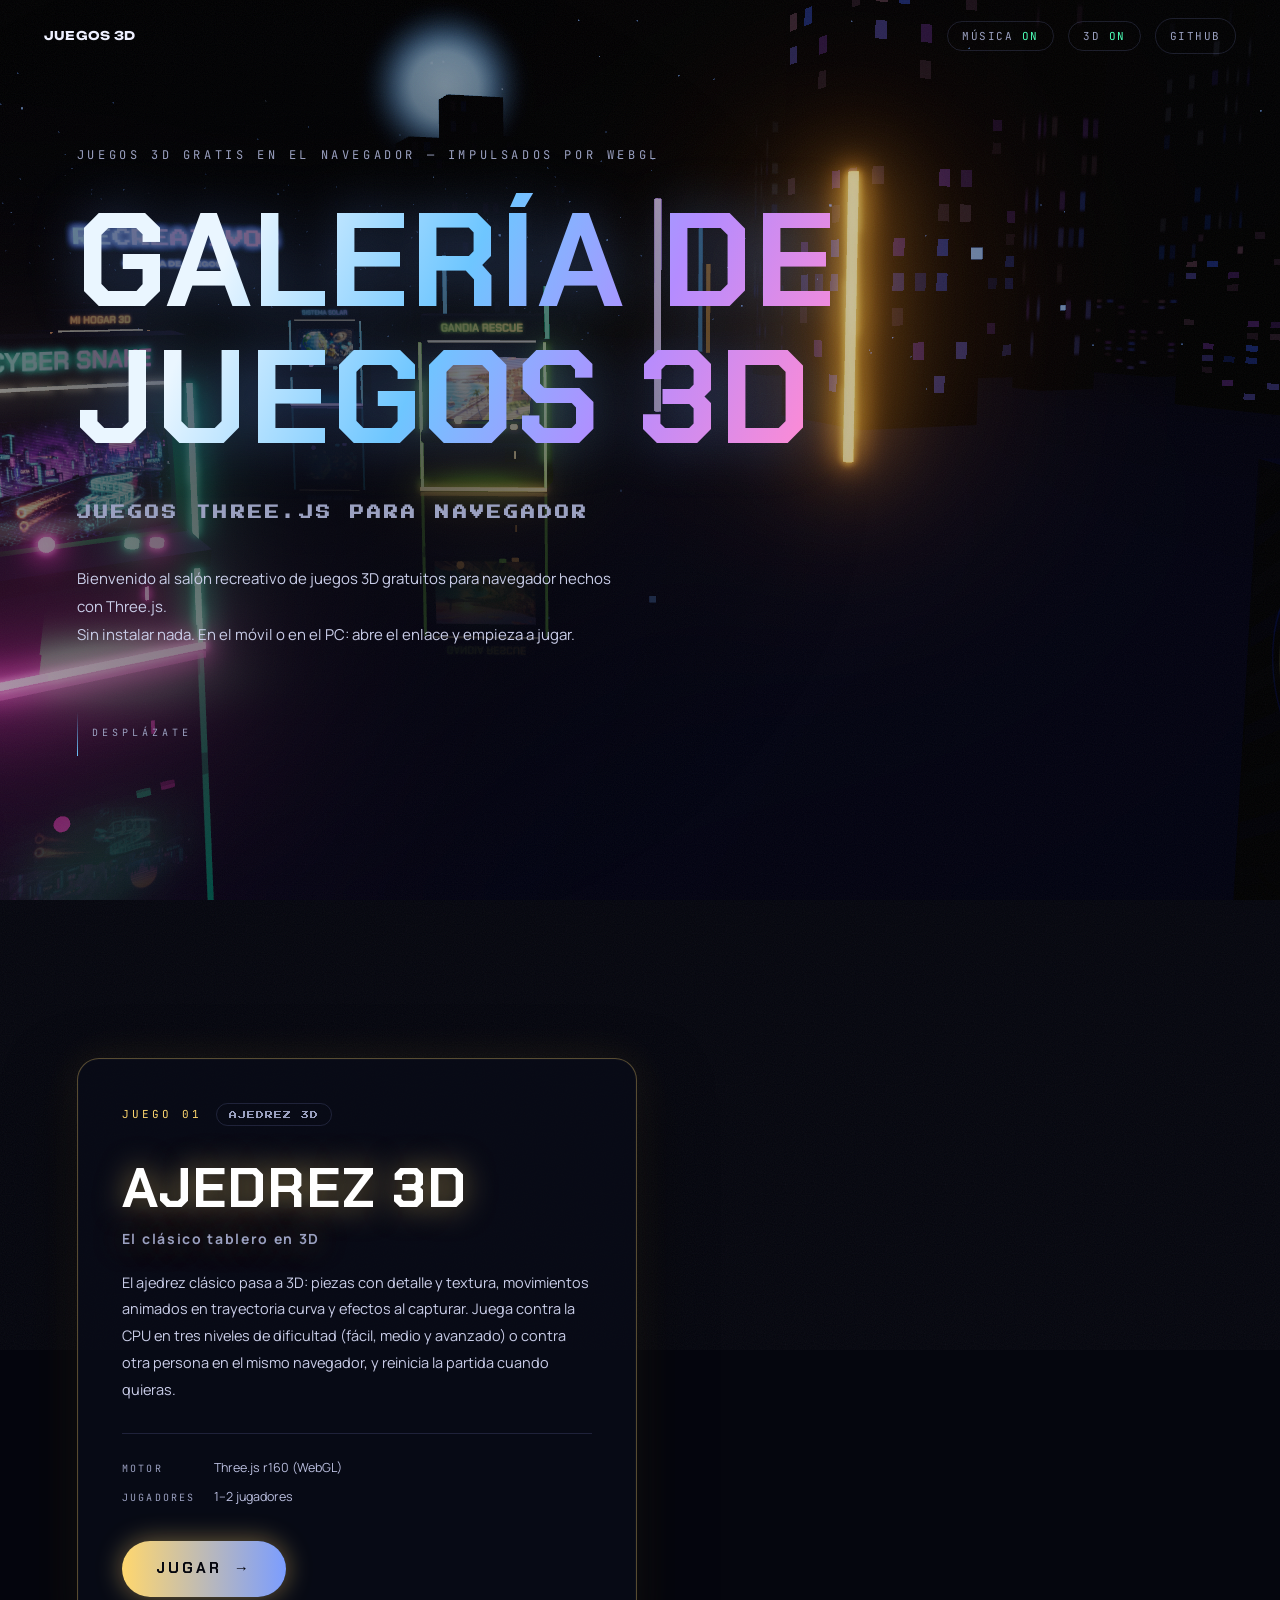
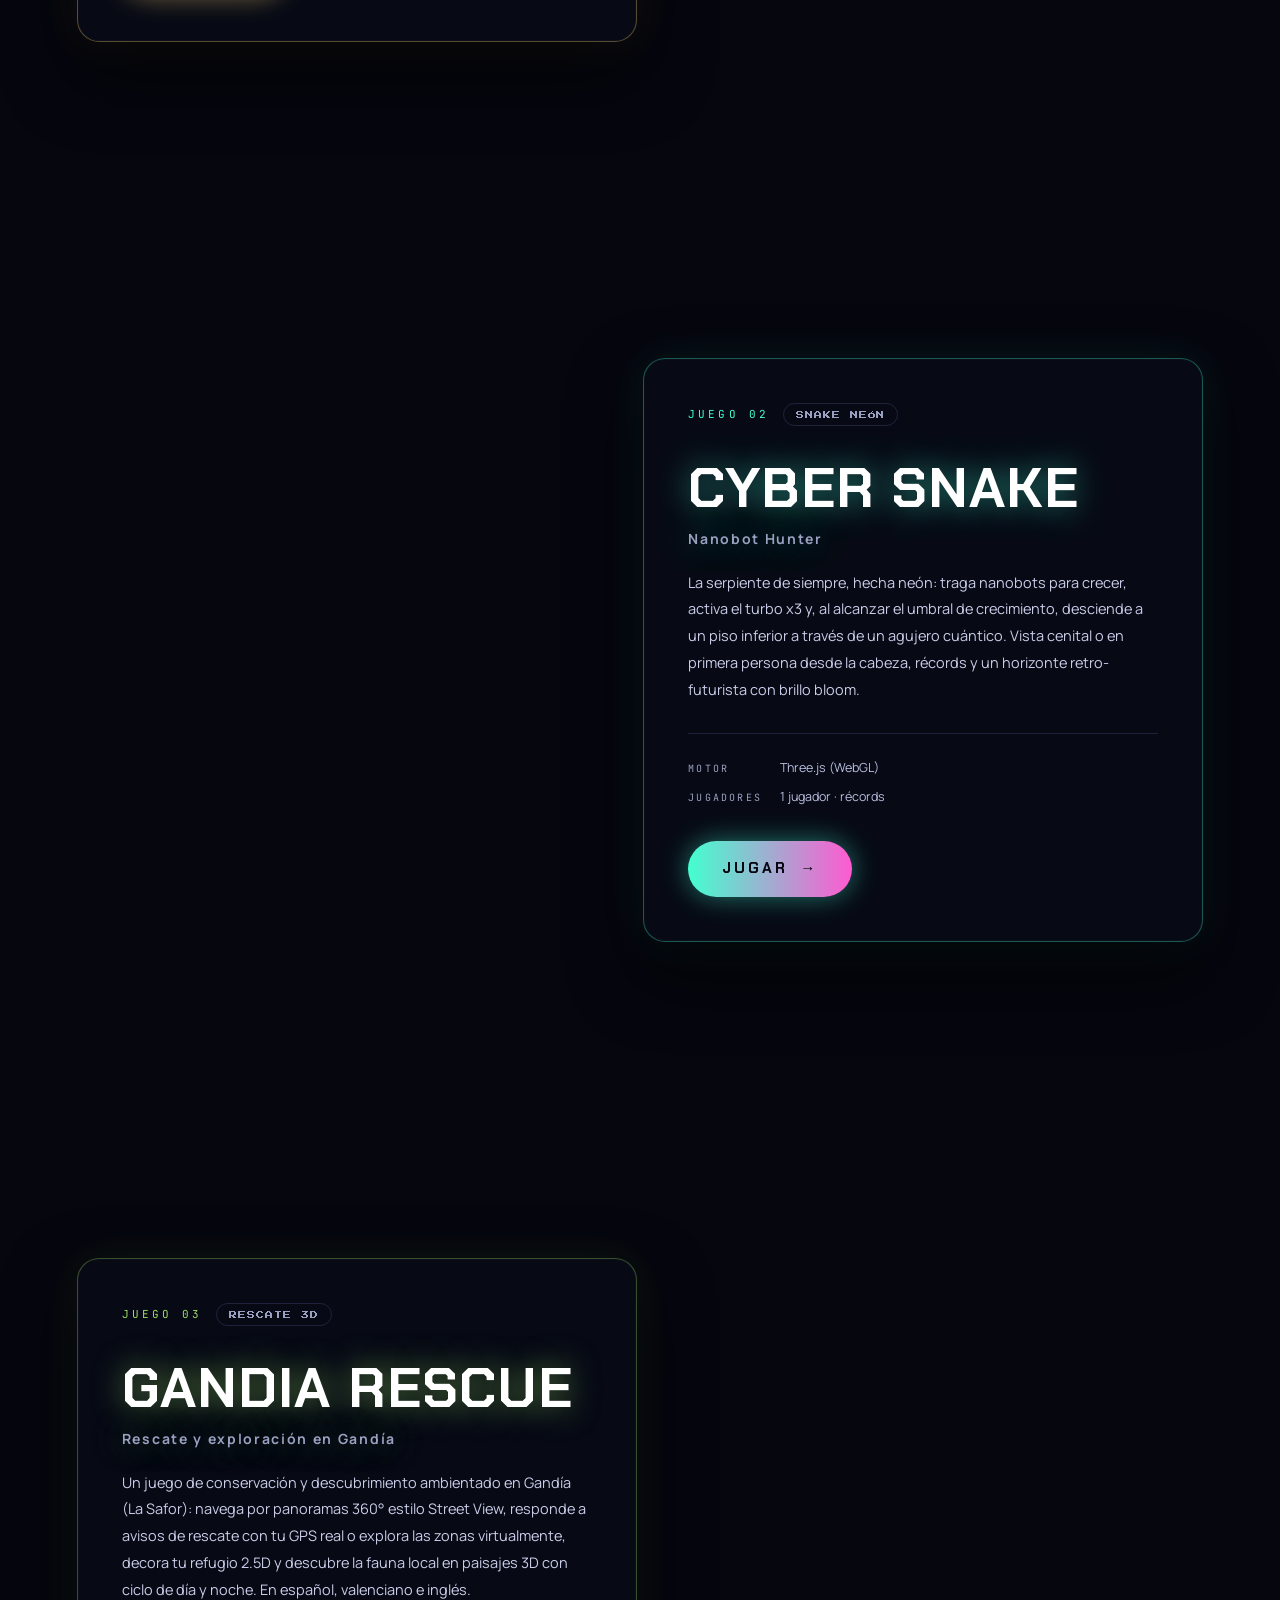
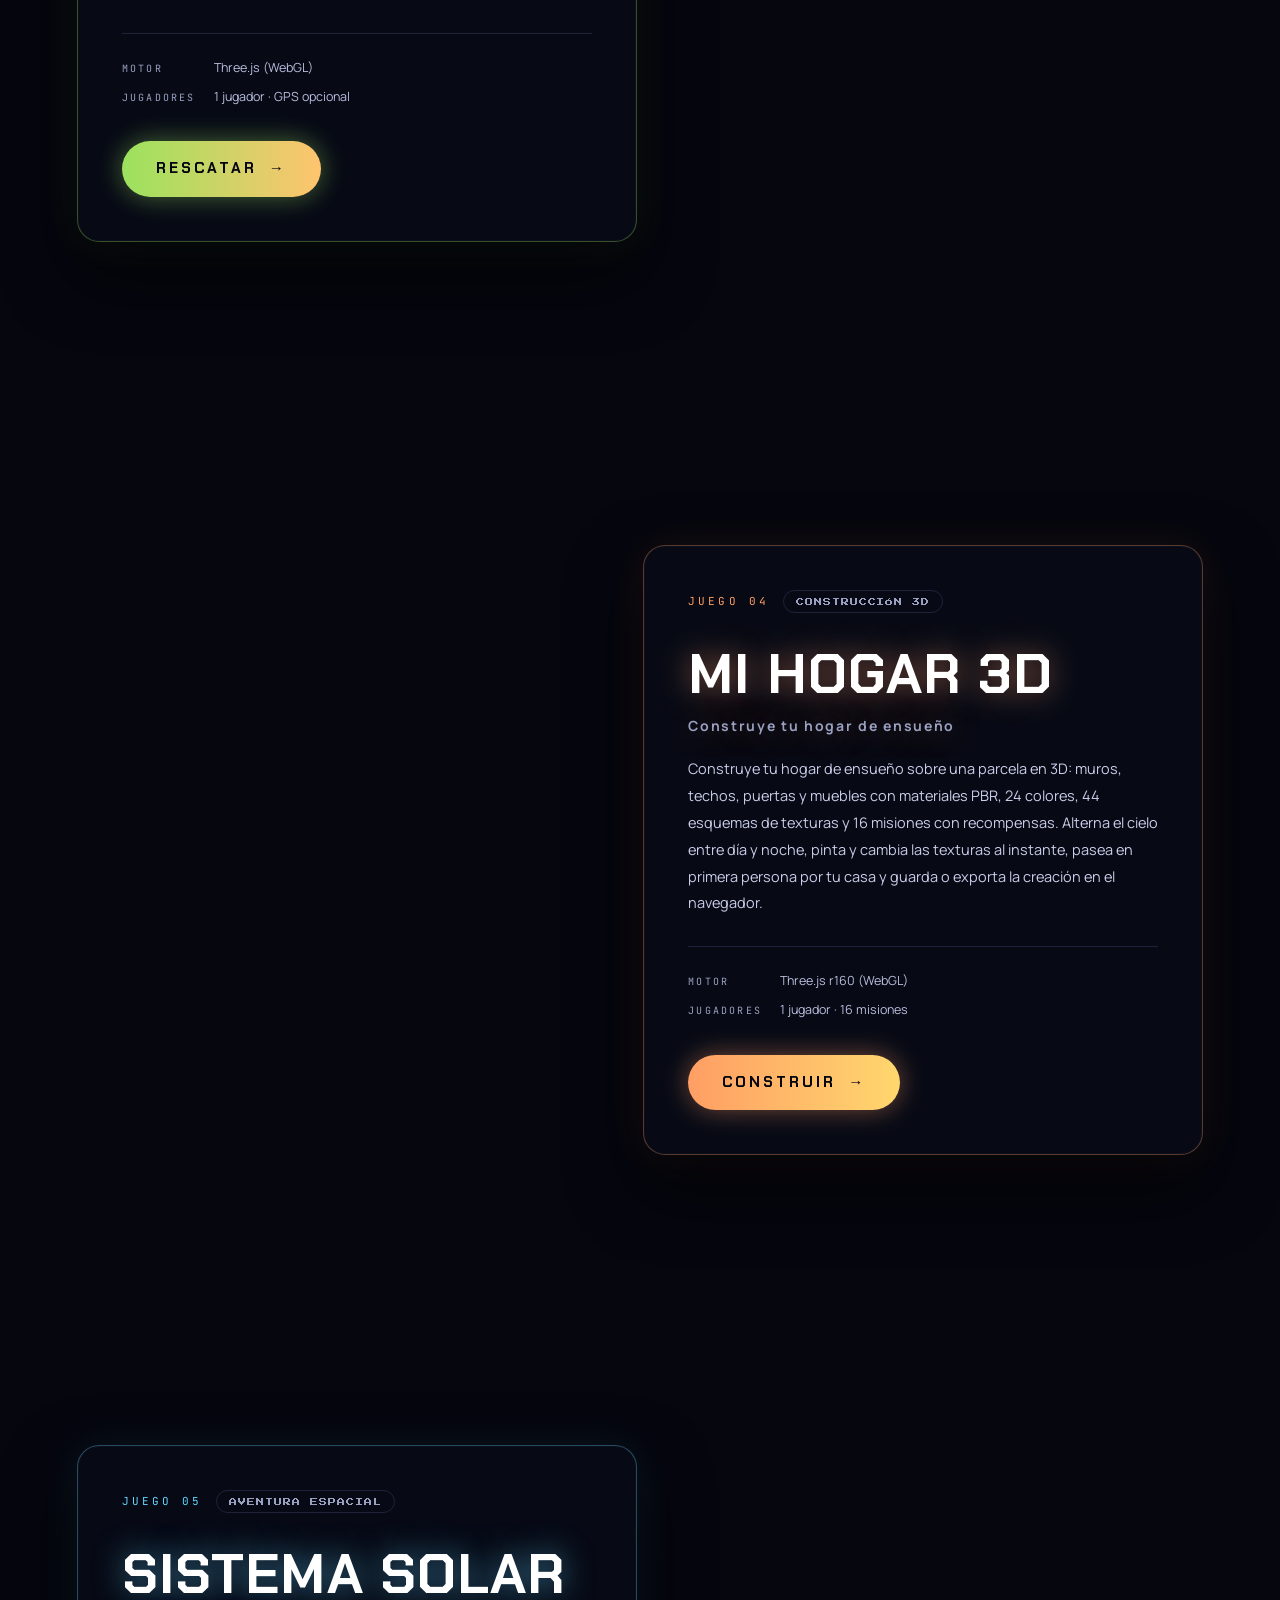
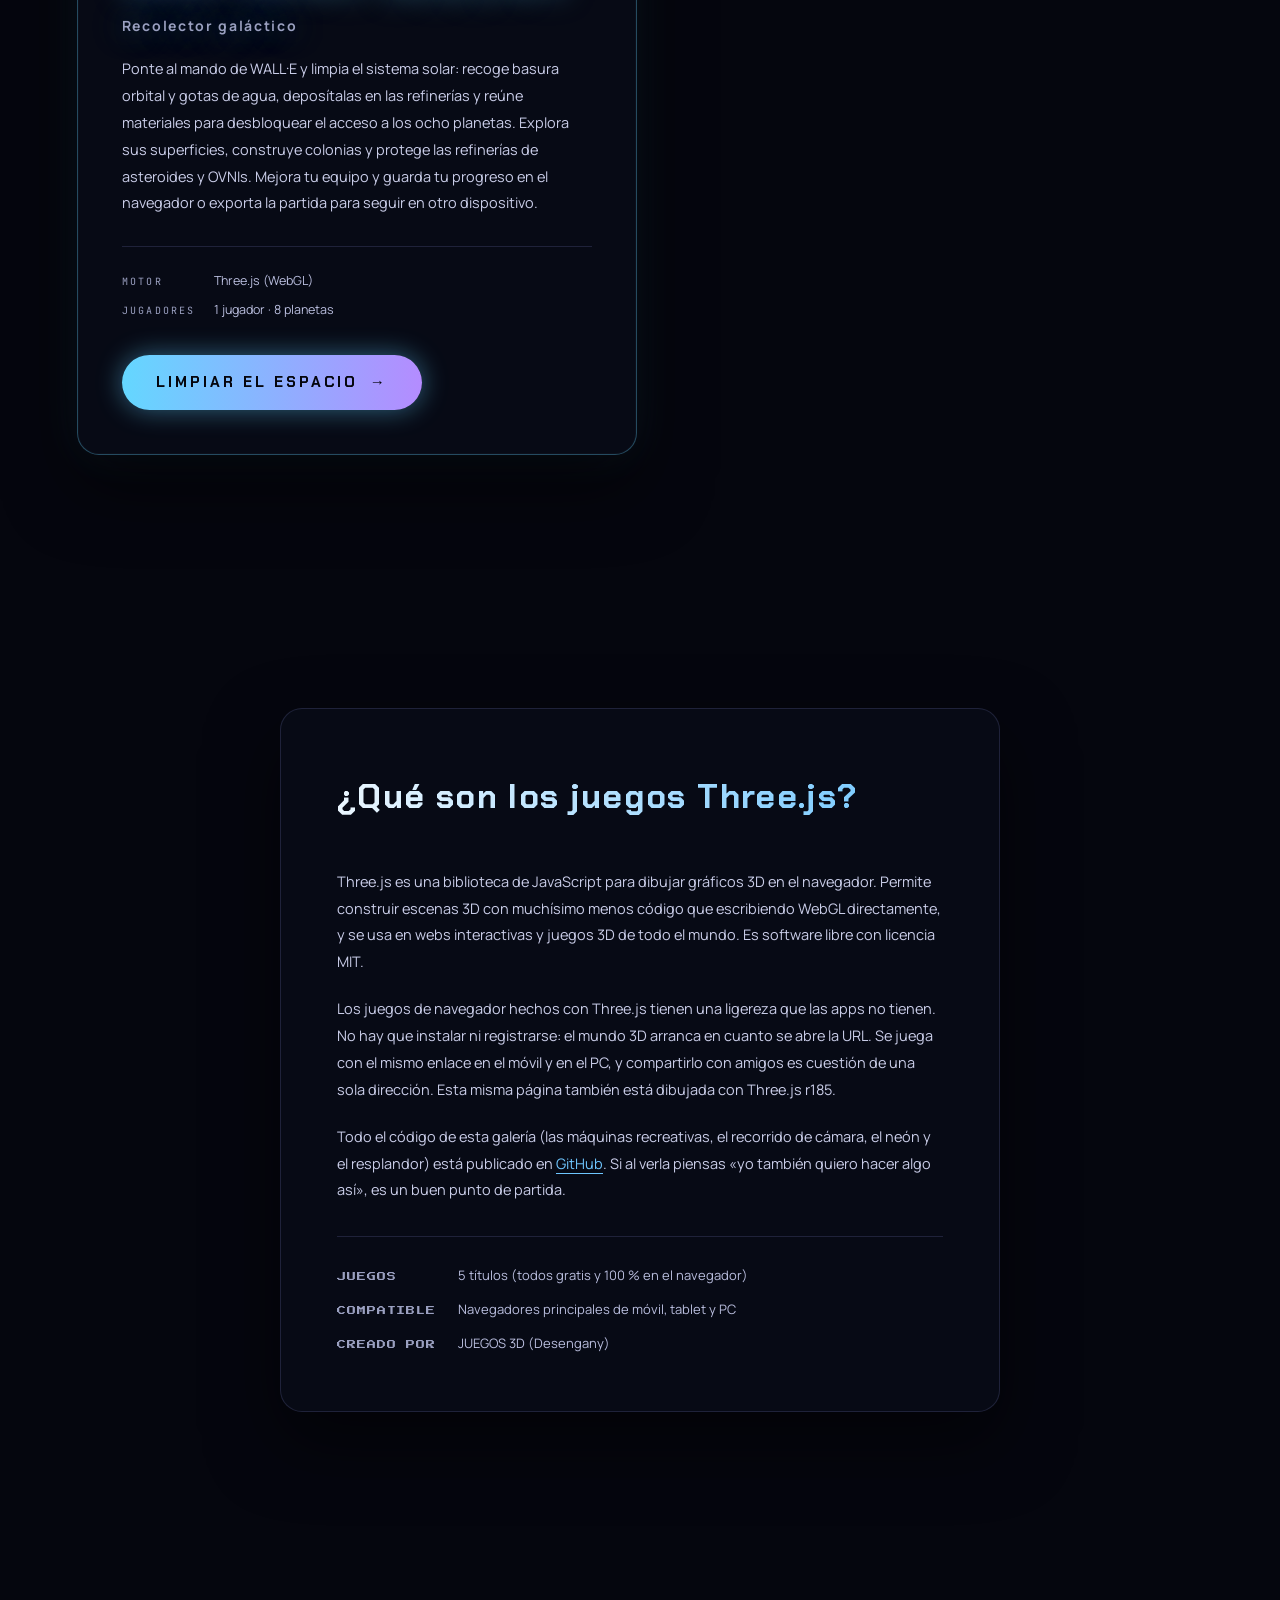
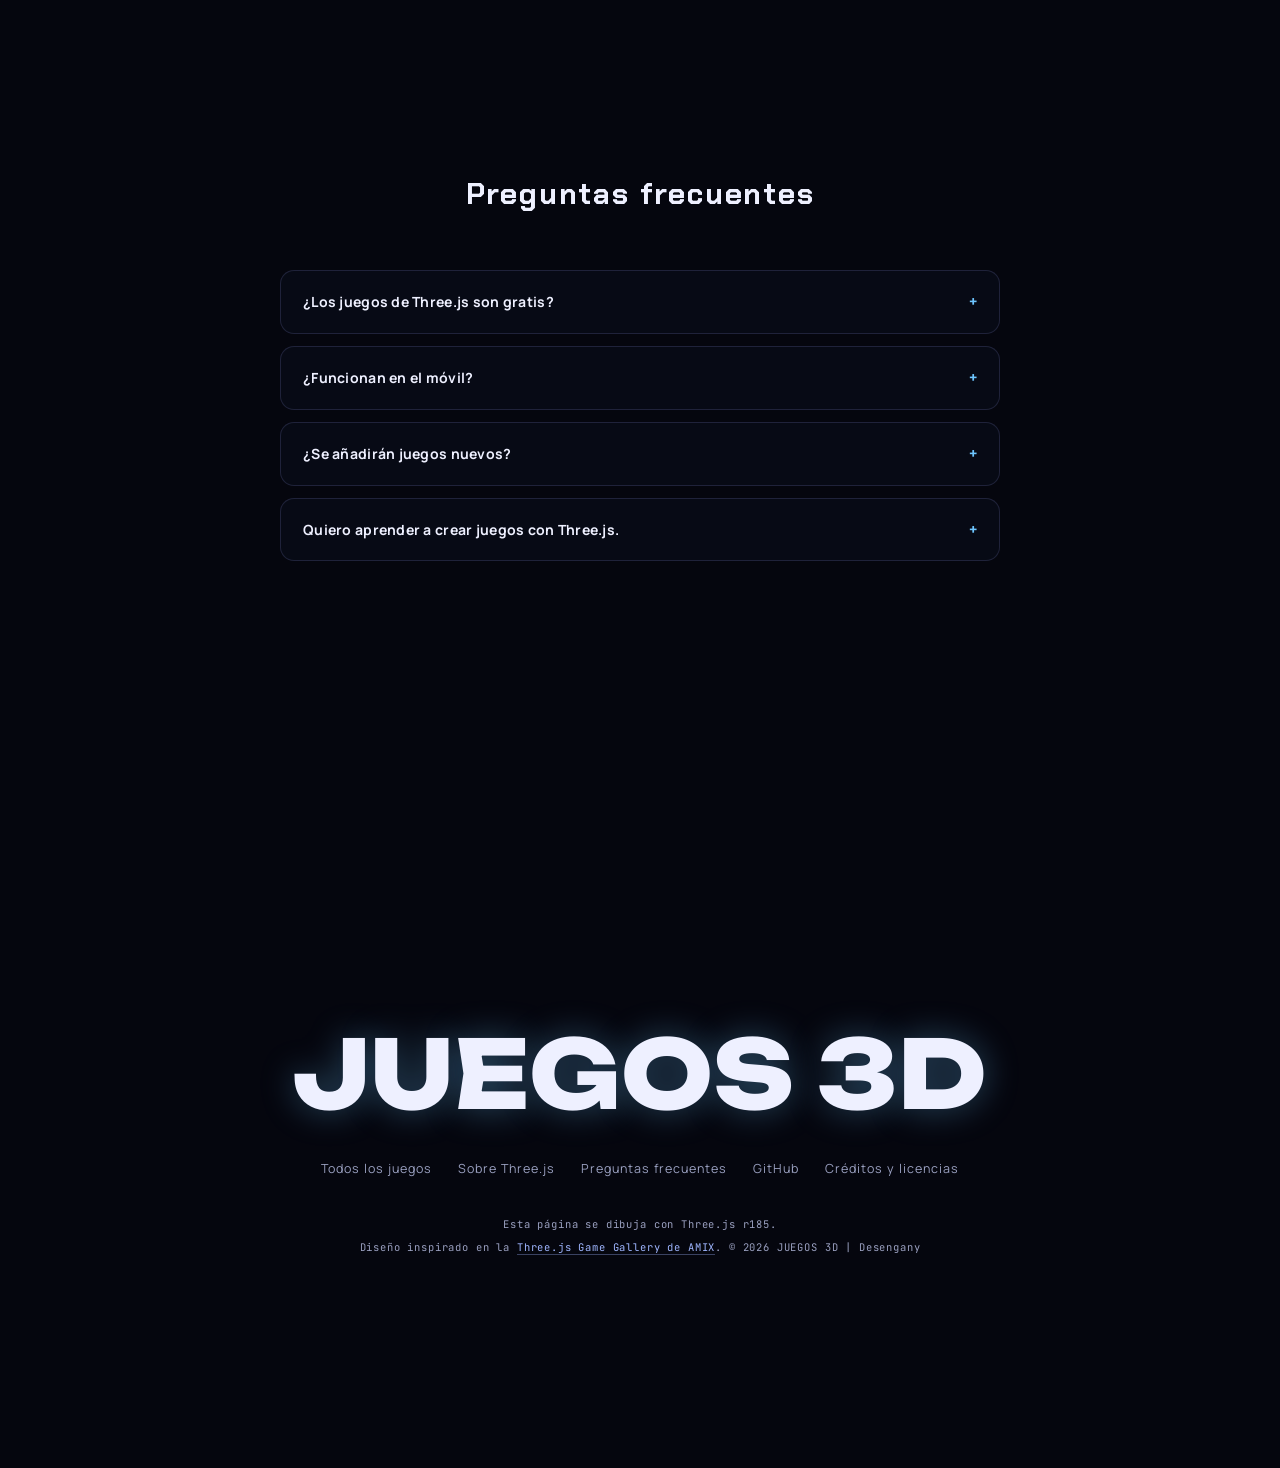
<file: index.html>
<!DOCTYPE html>
<html lang="es">
<head>
<meta charset="UTF-8">
<meta name="viewport" content="width=device-width, initial-scale=1">
<title>Galería de juegos Three.js | Juegos 3D gratis para navegador | JUEGOS 3D</title>
<meta name="description" content="Galería de juegos 3D gratuitos para navegador creados con Three.js. Sin instalar nada: abre el enlace y juega al instante desde el móvil, la tablet o el PC.">
<meta name="theme-color" content="#05060e">
<link rel="canonical" href="https://pensamientoincansable.github.io/Juegos-3D/">

<meta property="og:type" content="website">
<meta property="og:locale" content="es_ES">
<meta property="og:site_name" content="JUEGOS 3D">
<meta property="og:title" content="Galería de juegos Three.js | Juegos 3D gratis para navegador">
<meta property="og:description" content="Cinco juegos 3D gratuitos que se abren directamente en el navegador: ajedrez, snake neón, rescate en Gandía, construcción de hogares y limpieza del sistema solar. Todos hechos con Three.js.">
<meta property="og:url" content="https://pensamientoincansable.github.io/Juegos-3D/">
<meta property="og:image" content="https://pensamientoincansable.github.io/Juegos-3D/ogp/ogp.jpg">
<meta name="twitter:card" content="summary_large_image">

<link rel="icon" href="data:image/svg+xml,%3Csvg xmlns='http://www.w3.org/2000/svg' viewBox='0 0 64 64'%3E%3Crect width='64' height='64' rx='14' fill='%2305060e'/%3E%3Crect x='14' y='16' width='36' height='24' rx='4' fill='none' stroke='%236ec6ff' stroke-width='4'/%3E%3Ccircle cx='24' cy='48' r='4' fill='%23ff8bd4'/%3E%3Ccircle cx='40' cy='48' r='4' fill='%23b48cff'/%3E%3C/svg%3E">

<link rel="preload" href="fonts/chakra-petch-latin-700-normal.woff2" as="font" type="font/woff2" crossorigin>
<link rel="preload" href="fonts/unbounded-latin-wght-normal.woff2" as="font" type="font/woff2" crossorigin>
<link rel="preload" href="fonts/press-start-2p-latin-400-normal.woff2" as="font" type="font/woff2" crossorigin>
<link rel="stylesheet" href="css/fonts.css">
<link rel="stylesheet" href="css/style.css?v=20260927-1">

<script>
/* Los navegadores sin soporte de importmap no pueden ejecutar main.js:
   pasan de inmediato al modo solo-HTML. Si por cualquier motivo main.js no
   arranca, a los 5 segundos también se hace el cambio para no dejar
   la página bloqueada tras el cargador. */
(function () {
  var d = document.documentElement;
  var ok = false;
  try { ok = !!(HTMLScriptElement.supports && HTMLScriptElement.supports('importmap')); } catch (e) {}
  if (!ok) { d.classList.add('no-gl'); return; }
  setTimeout(function () {
    if (!d.classList.contains('gl-on') && !d.classList.contains('no-gl')) d.classList.add('no-gl');
  }, 5000);
})();
</script>
<noscript><style>.loader, #gl { display: none !important; }</style></noscript>

<script type="importmap">
{
  "imports": {
    "three": "./lib/three/three.module.min.js"
  }
}
</script>

<script type="application/ld+json">
{
  "@context": "https://schema.org",
  "@graph": [
    {
      "@type": "CollectionPage",
      "@id": "https://pensamientoincansable.github.io/Juegos-3D/",
      "name": "Galería de juegos Three.js",
      "description": "Galería de juegos 3D gratuitos para navegador creados con Three.js. Sin instalación: se juega al instante desde el móvil o el PC.",
      "url": "https://pensamientoincansable.github.io/Juegos-3D/",
      "inLanguage": "es"
    },
    {
      "@type": "ItemList",
      "itemListElement": [
        { "@type": "ListItem", "position": 1, "item": {
          "@type": "VideoGame", "name": "AJEDREZ 3D — El clásico tablero en 3D",
          "url": "https://pensamientoincansable.github.io/Juegos-3D/juegos/ajedrez-3d/",
          "image": "https://pensamientoincansable.github.io/Juegos-3D/img/ajedrez-3d.jpg",
          "description": "Juego de ajedrez 3D gratuito para navegador: piezas con detalle y textura, movimientos animados en trayectoria curva y efectos al capturar. CPU con tres niveles de dificultad o 2 jugadores en el mismo navegador.",
          "genre": "Estrategia", "gamePlatform": "Web Browser", "playMode": ["SinglePlayer", "MultiPlayer"],
          "applicationCategory": "Game", "operatingSystem": "Web",
          "offers": { "@type": "Offer", "price": "0", "priceCurrency": "EUR" } } },
        { "@type": "ListItem", "position": 2, "item": {
          "@type": "VideoGame", "name": "CYBER SNAKE — Nanobot Hunter",
          "url": "https://pensamientoincansable.github.io/Juegos-3D/juegos/cyber-snake-3d/",
          "image": "https://pensamientoincansable.github.io/Juegos-3D/img/cyber-snake-3d.jpg",
          "description": "Serpiente neón 3D gratuita para navegador: traga nanobots para crecer, turbo x3 y agujeros cuánticos para bajar de piso. Vista cenital o en primera persona, récords y horizonte retro-futurista con bloom.",
          "genre": "Arcade", "gamePlatform": "Web Browser", "playMode": "SinglePlayer",
          "applicationCategory": "Game", "operatingSystem": "Web",
          "offers": { "@type": "Offer", "price": "0", "priceCurrency": "EUR" } } },
        { "@type": "ListItem", "position": 3, "item": {
          "@type": "VideoGame", "name": "GANDIA RESCUE — Rescate y exploración en Gandía",
          "url": "https://pensamientoincansable.github.io/Juegos-3D/juegos/gandia-rescue/",
          "image": "https://pensamientoincansable.github.io/Juegos-3D/img/gandia-rescue.jpg",
          "description": "Juego de conservación y exploración gratuito para navegador ambientado en Gandía: panoramas 360°, rescates con GPS real, refugio 2.5D, fauna local y paisajes 3D con ciclo de día y noche. En español, valenciano e inglés.",
          "genre": "Aventura", "gamePlatform": "Web Browser", "playMode": "SinglePlayer",
          "applicationCategory": "Game", "operatingSystem": "Web",
          "offers": { "@type": "Offer", "price": "0", "priceCurrency": "EUR" } } },
        { "@type": "ListItem", "position": 4, "item": {
          "@type": "VideoGame", "name": "MI HOGAR 3D — Construye tu hogar de ensueño",
          "url": "https://pensamientoincansable.github.io/Juegos-3D/juegos/mi-hogar-3d/",
          "image": "https://pensamientoincansable.github.io/Juegos-3D/img/mi-hogar-3d.jpg",
          "description": "Juego de construcción gratuito para navegador: crea tu casa en 3D con materiales PBR, 24 colores, 44 esquemas de texturas, ciclo día/noche, modo paseo en primera persona y 16 misiones con recompensas.",
          "genre": "Construcción", "gamePlatform": "Web Browser", "playMode": "SinglePlayer",
          "applicationCategory": "Game", "operatingSystem": "Web",
          "offers": { "@type": "Offer", "price": "0", "priceCurrency": "EUR" } } },
        { "@type": "ListItem", "position": 5, "item": {
          "@type": "VideoGame", "name": "SISTEMA SOLAR — Recolector galáctico",
          "url": "https://pensamientoincansable.github.io/Juegos-3D/juegos/sistema-solar/",
          "image": "https://pensamientoincansable.github.io/Juegos-3D/img/sistema-solar.jpg",
          "description": "Juego de exploración y limpieza espacial gratuito para navegador: recoge basura orbital con WALL·E, recicla materiales en refinerías, desbloquea ocho planetas y construye colonias. Guarda o exporta tu partida.",
          "genre": "Aventura", "gamePlatform": "Web Browser", "playMode": "SinglePlayer",
          "applicationCategory": "Game", "operatingSystem": "Web",
          "offers": { "@type": "Offer", "price": "0", "priceCurrency": "EUR" } } }
      ]
    },
    {
      "@type": "FAQPage",
      "mainEntity": [
        { "@type": "Question", "name": "¿Los juegos de Three.js son gratis?",
          "acceptedAnswer": { "@type": "Answer", "text": "Sí. Todos los juegos Three.js de esta página son gratuitos. No hace falta crear una cuenta ni instalar ninguna app: basta con abrir el enlace para empezar a jugar." } },
        { "@type": "Question", "name": "¿Los juegos de Three.js funcionan en el móvil?",
          "acceptedAnswer": { "@type": "Answer", "text": "Sí. Three.js dibuja el 3D en el navegador mediante WebGL, así que en iPhone y Android se juega con la misma URL que en el PC. Todos los juegos admiten controles táctiles." } },
        { "@type": "Question", "name": "¿Qué es Three.js?",
          "acceptedAnswer": { "@type": "Answer", "text": "Three.js es una biblioteca de JavaScript para dibujar gráficos 3D en el navegador. Con mucho menos código que escribiendo WebGL directamente permite crear juegos 3D y experiencias interactivas. Es software libre con licencia MIT." } },
        { "@type": "Question", "name": "Quiero aprender a crear juegos con Three.js.",
          "acceptedAnswer": { "@type": "Answer", "text": "Lo mejor es entender primero la estructura básica de escena, cámara y renderizador y empezar por pequeños efectos. La documentación oficial de Three.js y sus ejemplos son un buen punto de partida, y el código de esta galería está publicado en GitHub." } }
      ]
    }
  ]
}
</script>
</head>
<body>

<!-- Cargador: marca → título → barra → moneda → «INSERTA UNA MONEDA» -->
<div class="loader" id="loader" aria-hidden="true">
  <div class="loader-inner">
    <div class="loader-brand">JUEGOS 3D</div>
    <div class="loader-title">GALERÍA DE JUEGOS THREE.JS</div>
    <div class="loader-bar"><i id="loaderBar"></i></div>
    <div class="loader-coin"></div>
    <div class="loader-hint">INSERTA UNA MONEDA</div>
  </div>
</div>

<!-- Capa 3D (Three.js) y grano de película por encima -->
<canvas id="gl" aria-hidden="true"></canvas>
<div class="grain" aria-hidden="true"></div>

<header class="site-head">
  <a class="site-head-brand" href="./">JUEGOS 3D</a>
  <div class="site-head-right">
    <button class="music-toggle" id="musicToggle" type="button" aria-pressed="true" hidden>MÚSICA <span>ON</span></button>
    <button class="gl-toggle" id="glToggle" type="button" aria-pressed="true" hidden>3D <span>ON</span></button>
    <a class="site-head-link" href="https://github.com/pensamientoincansable/Juegos-3D" target="_blank" rel="noopener">GITHUB</a>
  </div>
</header>

<main class="content">

  <!-- ====================== PORTADA ====================== -->
  <section class="hero section" id="hero" data-cam="hero">
    <p class="hero-eyebrow">JUEGOS 3D GRATIS EN EL NAVEGADOR — IMPULSADOS POR WEBGL</p>
    <h1 class="hero-title">
      <span class="hero-title-en">GALERÍA DE<br>JUEGOS 3D</span>
      <span class="hero-title-sub">JUEGOS THREE.JS PARA NAVEGADOR</span>
    </h1>
    <p class="hero-lead">
      Bienvenido al salón recreativo de juegos 3D gratuitos para navegador hechos con Three.js.<br>
      Sin instalar nada. En el móvil o en el PC: abre el enlace y empieza a jugar.
    </p>
    <div class="hero-scroll"><span></span>DESPLÁZATE</div>
  </section>

  <!-- ====================== JUEGO 01 ====================== -->
  <!-- Para añadir un juego basta con copiar un <article class="game">:
       main.js lee el DOM y genera la máquina recreativa, la cámara y los
       colores de neón a partir de --c1 / --c2 (data-accent en style.css).
       Cada juego enlaza a su página (juegos/<slug>/), que redirige a la
       web del juego. -->
  <article class="game section" id="ajedrez-3d" data-cam="game" data-accent="ajedrez">
    <div class="game-card">
      <p class="game-no">JUEGO 01 <span class="game-genre">AJEDREZ 3D</span></p>
      <h2 class="game-title">AJEDREZ 3D<span class="game-title-sub">El clásico tablero en 3D</span></h2>
      <p class="game-desc">El ajedrez clásico pasa a 3D: piezas con detalle y textura, movimientos animados en trayectoria curva y efectos al capturar. Juega contra la CPU en tres niveles de dificultad (fácil, medio y avanzado) o contra otra persona en el mismo navegador, y reinicia la partida cuando quieras.</p>
      <dl class="game-tech">
        <dt>MOTOR</dt><dd>Three.js r160 (WebGL)</dd>
        <dt>JUGADORES</dt><dd>1–2 jugadores</dd>
      </dl>
      <a class="game-play" href="juegos/ajedrez-3d/">Jugar<span>→</span></a>
    </div>
    <a class="game-thumb" href="juegos/ajedrez-3d/" aria-label="Jugar a AJEDREZ 3D">
      <img src="img/ajedrez-3d.jpg" width="1376" height="768" loading="lazy" alt="AJEDREZ 3D — pantalla del juego de ajedrez 3D con un caballo saltando sobre el tablero">
    </a>
  </article>

  <!-- ====================== JUEGO 02 ====================== -->
  <article class="game section" id="cyber-snake-3d" data-cam="game" data-accent="cyber">
    <div class="game-card">
      <p class="game-no">JUEGO 02 <span class="game-genre">SNAKE NEÓN</span></p>
      <h2 class="game-title">CYBER SNAKE<span class="game-title-sub">Nanobot Hunter</span></h2>
      <p class="game-desc">La serpiente de siempre, hecha neón: traga nanobots para crecer, activa el turbo x3 y, al alcanzar el umbral de crecimiento, desciende a un piso inferior a través de un agujero cuántico. Vista cenital o en primera persona desde la cabeza, récords y un horizonte retro-futurista con brillo bloom.</p>
      <dl class="game-tech">
        <dt>MOTOR</dt><dd>Three.js (WebGL)</dd>
        <dt>JUGADORES</dt><dd>1 jugador · récords</dd>
      </dl>
      <a class="game-play" href="juegos/cyber-snake-3d/">Jugar<span>→</span></a>
    </div>
    <a class="game-thumb" href="juegos/cyber-snake-3d/" aria-label="Jugar a CYBER SNAKE">
      <img src="img/cyber-snake-3d.jpg" width="1376" height="768" loading="lazy" alt="CYBER SNAKE — serpiente neón persiguiendo nanobots sobre un tablero con skyline retro-futurista">
    </a>
  </article>

  <!-- ====================== JUEGO 03 ====================== -->
  <article class="game section" id="gandia-rescue" data-cam="game" data-accent="gandia">
    <div class="game-card">
      <p class="game-no">JUEGO 03 <span class="game-genre">RESCATE 3D</span></p>
      <h2 class="game-title">GANDIA RESCUE<span class="game-title-sub">Rescate y exploración en Gandía</span></h2>
      <p class="game-desc">Un juego de conservación y descubrimiento ambientado en Gandía (La Safor): navega por panoramas 360° estilo Street View, responde a avisos de rescate con tu GPS real o explora las zonas virtualmente, decora tu refugio 2.5D y descubre la fauna local en paisajes 3D con ciclo de día y noche. En español, valenciano e inglés.</p>
      <dl class="game-tech">
        <dt>MOTOR</dt><dd>Three.js (WebGL)</dd>
        <dt>JUGADORES</dt><dd>1 jugador · GPS opcional</dd>
      </dl>
      <a class="game-play" href="juegos/gandia-rescue/">Rescatar<span>→</span></a>
    </div>
    <a class="game-thumb" href="juegos/gandia-rescue/" aria-label="Rescatar fauna en GANDIA RESCUE">
      <img src="img/gandia-rescue.jpg" width="1376" height="768" loading="lazy" alt="GANDIA RESCUE — pueblo mediterráneo low-poly al atardecer con una furgoneta de rescate y fauna local">
    </a>
  </article>

  <!-- ====================== JUEGO 04 ====================== -->
  <article class="game section" id="mi-hogar-3d" data-cam="game" data-accent="hogar">
    <div class="game-card">
      <p class="game-no">JUEGO 04 <span class="game-genre">CONSTRUCCIÓN 3D</span></p>
      <h2 class="game-title">MI HOGAR 3D<span class="game-title-sub">Construye tu hogar de ensueño</span></h2>
      <p class="game-desc">Construye tu hogar de ensueño sobre una parcela en 3D: muros, techos, puertas y muebles con materiales PBR, 24 colores, 44 esquemas de texturas y 16 misiones con recompensas. Alterna el cielo entre día y noche, pinta y cambia las texturas al instante, pasea en primera persona por tu casa y guarda o exporta la creación en el navegador.</p>
      <dl class="game-tech">
        <dt>MOTOR</dt><dd>Three.js r160 (WebGL)</dd>
        <dt>JUGADORES</dt><dd>1 jugador · 16 misiones</dd>
      </dl>
      <a class="game-play" href="juegos/mi-hogar-3d/">Construir<span>→</span></a>
    </div>
    <a class="game-thumb" href="juegos/mi-hogar-3d/" aria-label="Construir en MI HOGAR 3D">
      <img src="img/mi-hogar-3d.jpg" width="1376" height="768" loading="lazy" alt="MI HOGAR 3D — casa low-poly en construcción en un jardín con una celda resaltada en dorado">
    </a>
  </article>

  <!-- ====================== JUEGO 05 ====================== -->
  <article class="game section" id="sistema-solar" data-cam="game" data-accent="solar">
    <div class="game-card">
      <p class="game-no">JUEGO 05 <span class="game-genre">AVENTURA ESPACIAL</span></p>
      <h2 class="game-title">SISTEMA SOLAR<span class="game-title-sub">Recolector galáctico</span></h2>
      <p class="game-desc">Ponte al mando de WALL·E y limpia el sistema solar: recoge basura orbital y gotas de agua, deposítalas en las refinerías y reúne materiales para desbloquear el acceso a los ocho planetas. Explora sus superficies, construye colonias y protege las refinerías de asteroides y OVNIs. Mejora tu equipo y guarda tu progreso en el navegador o exporta la partida para seguir en otro dispositivo.</p>
      <dl class="game-tech">
        <dt>MOTOR</dt><dd>Three.js (WebGL)</dd>
        <dt>JUGADORES</dt><dd>1 jugador · 8 planetas</dd>
      </dl>
      <a class="game-play" href="juegos/sistema-solar/">Limpiar el espacio<span>→</span></a>
    </div>
    <a class="game-thumb" href="juegos/sistema-solar/" aria-label="Limpiar el espacio en SISTEMA SOLAR">
      <img src="img/sistema-solar.jpg" width="1376" height="768" loading="lazy" alt="SISTEMA SOLAR — ilustración de WALL·E recogiendo basura espacial junto a la Tierra y una estación de reciclaje orbital">
    </a>
  </article>

  <!-- ====================== SOBRE THREE.JS ====================== -->
  <section class="about section" id="about" data-cam="about">
    <div class="about-inner">
      <h2 class="about-title">¿Qué son los juegos Three.js?</h2>
      <p>Three.js es una biblioteca de JavaScript para dibujar gráficos 3D en el navegador. Permite construir escenas 3D con muchísimo menos código que escribiendo WebGL directamente, y se usa en webs interactivas y juegos 3D de todo el mundo. Es software libre con licencia MIT.</p>
      <p>Los juegos de navegador hechos con Three.js tienen una ligereza que las apps no tienen. No hay que instalar ni registrarse: el mundo 3D arranca en cuanto se abre la URL. Se juega con el mismo enlace en el móvil y en el PC, y compartirlo con amigos es cuestión de una sola dirección. Esta misma página también está dibujada con Three.js r185.</p>
      <p>Todo el código de esta galería (las máquinas recreativas, el recorrido de cámara, el neón y el resplandor) está publicado en <a href="https://github.com/pensamientoincansable/Juegos-3D" target="_blank" rel="noopener">GitHub</a>. Si al verla piensas «yo también quiero hacer algo así», es un buen punto de partida.</p>
      <dl class="about-facts">
        <dt>JUEGOS</dt><dd>5 títulos (todos gratis y 100 % en el navegador)</dd>
        <dt>COMPATIBLE</dt><dd>Navegadores principales de móvil, tablet y PC</dd>
        <dt>CREADO POR</dt><dd>JUEGOS 3D (Desengany)</dd>
      </dl>
    </div>
  </section>

  <!-- ====================== PREGUNTAS FRECUENTES ====================== -->
  <section class="faq section" id="faq" data-cam="faq">
    <h2 class="faq-title">Preguntas frecuentes</h2>
    <details>
      <summary>¿Los juegos de Three.js son gratis?</summary>
      <p>Sí. Todos los juegos de esta página son gratuitos. No hace falta crear una cuenta ni instalar ninguna app: basta con abrir el enlace para empezar a jugar.</p>
    </details>
    <details>
      <summary>¿Funcionan en el móvil?</summary>
      <p>Sí. Three.js dibuja el 3D en el navegador mediante WebGL, así que en iPhone y Android se juega con la misma URL que en el PC. Todos los juegos admiten controles táctiles.</p>
    </details>
    <details>
      <summary>¿Se añadirán juegos nuevos?</summary>
      <p>Sí. Ahora mismo hay varios juegos Three.js en desarrollo. En cuanto se publiquen aparecerán en esta galería.</p>
    </details>
    <details>
      <summary>Quiero aprender a crear juegos con Three.js.</summary>
      <p>Lo mejor es entender primero la estructura básica (escena, cámara y renderizador) y empezar por pequeños efectos antes de un juego completo. La <a href="https://threejs.org/docs/" target="_blank" rel="noopener">documentación oficial de Three.js</a> y sus ejemplos son un excelente punto de partida, y el <a href="https://github.com/pensamientoincansable/Juegos-3D" target="_blank" rel="noopener">código de esta galería</a> también está publicado en GitHub.</p>
    </details>
  </section>

  <!-- ====================== PIE ====================== -->
  <footer class="site-foot section" id="foot" data-cam="foot">
    <div class="site-foot-logo">JUEGOS 3D</div>
    <nav class="site-foot-nav" aria-label="Enlaces del pie">
      <a href="#ajedrez-3d">Todos los juegos</a>
      <a href="#about">Sobre Three.js</a>
      <a href="#faq">Preguntas frecuentes</a>
      <a href="https://github.com/pensamientoincansable/Juegos-3D" target="_blank" rel="noopener">GitHub</a>
      <a href="licencias.html">Créditos y licencias</a>
    </nav>
    <p class="site-foot-note">
      Esta página se dibuja con Three.js r185.<br>
      Diseño inspirado en la <a href="https://amix-design.com/tl/web-g-threejs/" target="_blank" rel="noopener">Three.js Game Gallery de AMIX</a>. © 2026 JUEGOS 3D | Desengany
    </p>
  </footer>

</main>

<script type="module" src="js/main.js?v=20260921-2"></script>
</body>
</html>
</file>
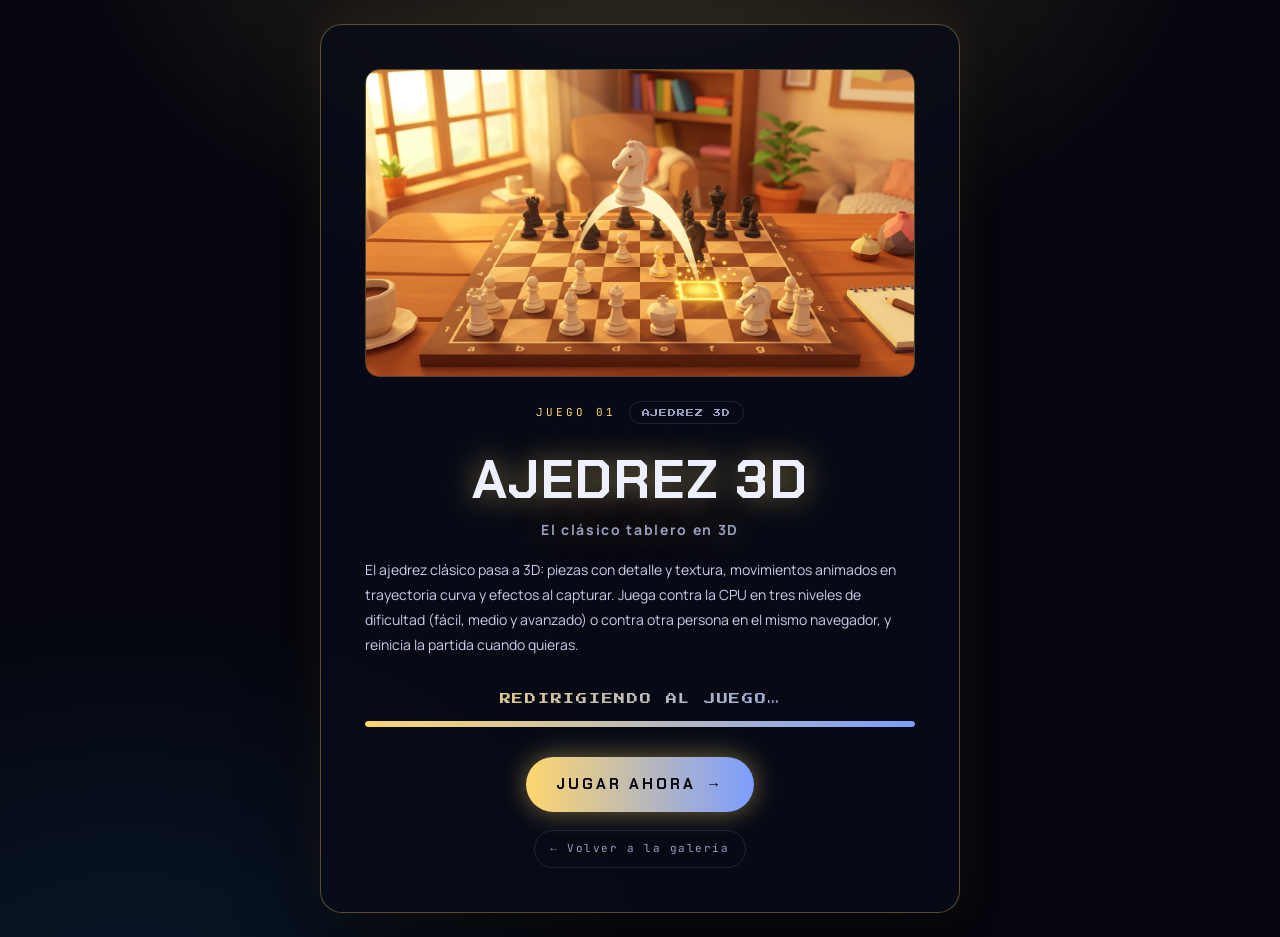
<file: juegos/ajedrez-3d/index.html>
<!DOCTYPE html>
<html lang="es">
<head>
<meta charset="UTF-8">
<meta name="viewport" content="width=device-width, initial-scale=1">
<title>AJEDREZ 3D — El clásico tablero en 3D | JUEGOS 3D</title>
<meta name="description" content="AJEDREZ 3D: juega al ajedrez en 3D contra la CPU (fácil, medio y avanzado) o con 2 jugadores en el mismo navegador. Página de redirección de JUEGOS 3D.">
<meta name="robots" content="noindex, follow">
<meta http-equiv="refresh" content="2.5; url=https://pensamientoincansable.github.io/Ajedrez-3D/">
<meta name="theme-color" content="#05060e">
<meta property="og:title" content="AJEDREZ 3D — El clásico tablero en 3D">
<meta property="og:description" content="AJEDREZ 3D: juega al ajedrez en 3D contra la CPU (fácil, medio y avanzado) o con 2 jugadores en el mismo navegador. Página de redirección de JUEGOS 3D.">
<meta property="og:image" content="../../img/ajedrez-3d.jpg">
<link rel="icon" href="data:image/svg+xml,%3Csvg xmlns='http://www.w3.org/2000/svg' viewBox='0 0 64 64'%3E%3Crect width='64' height='64' rx='14' fill='%2305060e'/%3E%3Crect x='14' y='16' width='36' height='24' rx='4' fill='none' stroke='%236ec6ff' stroke-width='4'/%3E%3Ccircle cx='24' cy='48' r='4' fill='%23ff8bd4'/%3E%3Ccircle cx='40' cy='48' r='4' fill='%23b48cff'/%3E%3C/svg%3E">
<link rel="preload" href="../../fonts/chakra-petch-latin-700-normal.woff2" as="font" type="font/woff2" crossorigin>
<link rel="stylesheet" href="../../css/fonts.css">
<style>
  :root { --bg:#05060e; --ink:#eef0ff; --ink-dim:#9aa0c0; --line:rgba(140,150,220,0.18); --c1:#ffd76e; --c2:#7b9dff; }
  * { margin:0; padding:0; box-sizing:border-box; }
  body {
    min-height:100vh; display:grid; place-items:center; padding:24px;
    background:
      radial-gradient(900px 600px at 50% -10%, color-mix(in srgb, var(--c1) 18%, transparent), transparent 65%),
      radial-gradient(900px 700px at 10% 110%, rgba(30,120,200,0.16), transparent 60%),
      var(--bg);
    color:var(--ink); font-family:"Manrope", system-ui, sans-serif; line-height:1.8; -webkit-font-smoothing:antialiased;
  }
  .card {
    width:min(640px, 100%); background:rgba(9,11,24,0.82); border:1px solid color-mix(in srgb, var(--c1) 32%, transparent);
    border-radius:22px; padding:clamp(26px,4vw,44px); text-align:center;
    box-shadow:0 30px 70px rgba(0,0,0,0.55), 0 0 44px color-mix(in srgb, var(--c1) 9%, transparent);
  }
  .shot { display:block; width:100%; height:auto; border-radius:14px; border:1px solid color-mix(in srgb, var(--c1) 30%, transparent); margin-bottom:26px; }
  .no { font-family:"JetBrains Mono", monospace; font-size:11px; letter-spacing:0.28em; color:var(--c1); }
  .genre { font-family:"Press Start 2P", monospace; font-size:8px; letter-spacing:0.12em; color:var(--ink-dim); border:1px solid var(--line); border-radius:100px; padding:7px 12px 6px; margin-left:12px; vertical-align:middle; }
  h1 { font-family:"Chakra Petch", sans-serif; font-weight:700; font-size:clamp(32px,6vw,54px); letter-spacing:0.02em; line-height:1.1; margin-top:0.5em; text-shadow:0 0 30px color-mix(in srgb, var(--c1) 55%, transparent); }
  h1 small { display:block; font-family:"Manrope", sans-serif; font-weight:700; font-size:clamp(12px,1.8vw,14px); letter-spacing:0.12em; color:var(--ink-dim); margin-top:0.9em; }
  .desc { margin-top:1.4em; font-size:14px; color:#c9cde8; text-align:left; }
  .redirect { margin-top:2em; }
  .redirect-label { font-family:"Press Start 2P", monospace; font-size:11px; letter-spacing:0.16em; line-height:2;
    background:linear-gradient(90deg, var(--c1), var(--c2)); -webkit-background-clip:text; background-clip:text; color:transparent; animation:blink 1.1s steps(2,start) infinite; }
  @keyframes blink { to { visibility:hidden; } }
  .redirect-bar { height:6px; border-radius:100px; background:rgba(140,150,220,0.15); overflow:hidden; margin-top:10px; }
  .redirect-bar i { display:block; height:100%; width:0; border-radius:100px;
    background:linear-gradient(90deg, var(--c1), var(--c2));
    box-shadow:0 0 12px color-mix(in srgb, var(--c1) 60%, transparent);
    animation:fill 2s linear forwards; }
  @keyframes fill { to { width:100%; } }
  .play { display:inline-flex; align-items:center; gap:10px; margin-top:2em; font-family:"Chakra Petch", sans-serif; font-weight:700; font-size:15px; letter-spacing:0.2em; text-transform:uppercase; text-decoration:none; color:#05060e; background:linear-gradient(90deg, var(--c1), var(--c2)); border-radius:100px; padding:14px 30px; box-shadow:0 0 26px color-mix(in srgb, var(--c1) 45%, transparent); transition:transform .25s, box-shadow .25s; }
  .play:hover { transform:translateY(-2px) scale(1.02); }
  .back { display:inline-block; margin-top:1.6em; font-family:"JetBrains Mono", monospace; font-size:11px; letter-spacing:0.14em; color:var(--ink-dim); text-decoration:none; border:1px solid var(--line); border-radius:100px; padding:8px 16px; transition:color .25s, border-color .25s; }
  .back:hover { color:var(--ink); border-color:color-mix(in srgb, var(--c1) 55%, transparent); }
  @media (prefers-reduced-motion: reduce) {
    .redirect-label { animation:none; }
    .redirect-bar i { animation:none; width:100%; }
    .play, .play:hover { transition:none; transform:none; }
  }
</style>
</head>
<body>
  <main class="card">
    <img class="shot" src="../../img/ajedrez-3d.jpg" width="1376" height="768" alt="AJEDREZ 3D — pantalla del juego de ajedrez 3D con un caballo saltando sobre el tablero">
    <p class="no">JUEGO 01<span class="genre">AJEDREZ 3D</span></p>
    <h1>AJEDREZ 3D<small>El clásico tablero en 3D</small></h1>
    <p class="desc">El ajedrez clásico pasa a 3D: piezas con detalle y textura, movimientos animados en trayectoria curva y efectos al capturar. Juega contra la CPU en tres niveles de dificultad (fácil, medio y avanzado) o contra otra persona en el mismo navegador, y reinicia la partida cuando quieras.</p>
    <div class="redirect" role="status">
      <div class="redirect-label">REDIRIGIENDO AL JUEGO…</div>
      <div class="redirect-bar"><i></i></div>
    </div>
    <a class="play" href="https://pensamientoincansable.github.io/Ajedrez-3D/" target="_blank" rel="noopener">Jugar ahora<span>→</span></a>
    <br>
    <a class="back" href="../../#ajedrez-3d">← Volver a la galería</a>
  </main>
<script>
/* Redirección automática al juego (Ajedrez 3D).
   El meta refresh del <head> hace de respaldo si JavaScript no está disponible. */
setTimeout(function () { location.replace('https://pensamientoincansable.github.io/Ajedrez-3D/'); }, 2000);
</script>
</body>
</html>
</file>
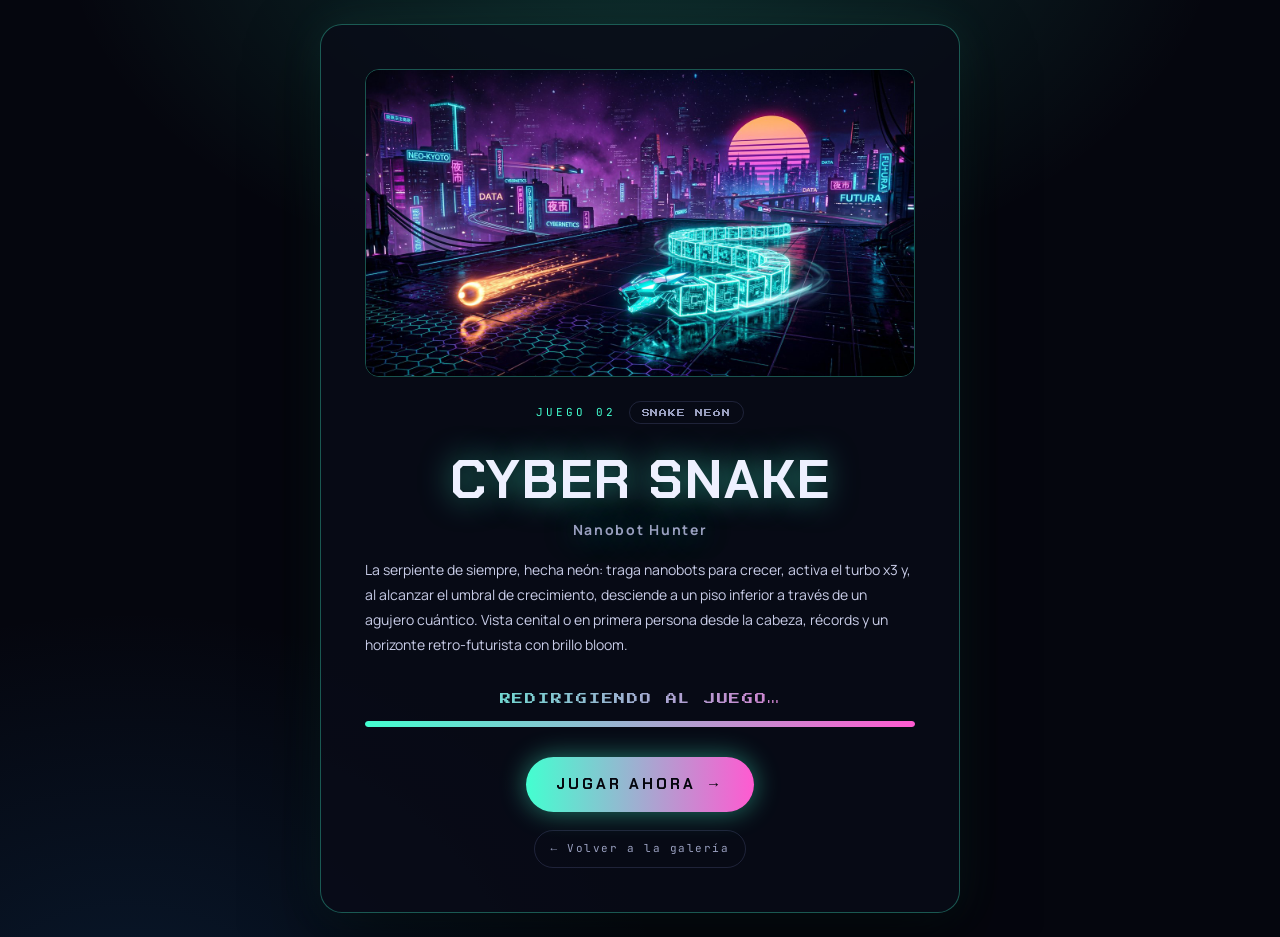
<file: juegos/cyber-snake-3d/index.html>
<!DOCTYPE html>
<html lang="es">
<head>
<meta charset="UTF-8">
<meta name="viewport" content="width=device-width, initial-scale=1">
<title>CYBER SNAKE — Nanobot Hunter | JUEGOS 3D</title>
<meta name="description" content="CYBER SNAKE (Nanobot Hunter): serpiente neón 3D con turbo x3, agujeros cuánticos para bajar de piso y vista en primera persona. Página de redirección de JUEGOS 3D.">
<meta name="robots" content="noindex, follow">
<meta http-equiv="refresh" content="2.5; url=https://pensamientoincansable.github.io/Cyber-snake/">
<meta name="theme-color" content="#05060e">
<meta property="og:title" content="CYBER SNAKE — Nanobot Hunter">
<meta property="og:description" content="CYBER SNAKE (Nanobot Hunter): serpiente neón 3D con turbo x3, agujeros cuánticos para bajar de piso y vista en primera persona. Página de redirección de JUEGOS 3D.">
<meta property="og:image" content="../../img/cyber-snake-3d.jpg">
<link rel="icon" href="data:image/svg+xml,%3Csvg xmlns='http://www.w3.org/2000/svg' viewBox='0 0 64 64'%3E%3Crect width='64' height='64' rx='14' fill='%2305060e'/%3E%3Crect x='14' y='16' width='36' height='24' rx='4' fill='none' stroke='%236ec6ff' stroke-width='4'/%3E%3Ccircle cx='24' cy='48' r='4' fill='%23ff8bd4'/%3E%3Ccircle cx='40' cy='48' r='4' fill='%23b48cff'/%3E%3C/svg%3E">
<link rel="preload" href="../../fonts/chakra-petch-latin-700-normal.woff2" as="font" type="font/woff2" crossorigin>
<link rel="stylesheet" href="../../css/fonts.css">
<style>
  :root { --bg:#05060e; --ink:#eef0ff; --ink-dim:#9aa0c0; --line:rgba(140,150,220,0.18); --c1:#43ffd0; --c2:#ff5ad1; }
  * { margin:0; padding:0; box-sizing:border-box; }
  body {
    min-height:100vh; display:grid; place-items:center; padding:24px;
    background:
      radial-gradient(900px 600px at 50% -10%, color-mix(in srgb, var(--c1) 18%, transparent), transparent 65%),
      radial-gradient(900px 700px at 10% 110%, rgba(30,120,200,0.16), transparent 60%),
      var(--bg);
    color:var(--ink); font-family:"Manrope", system-ui, sans-serif; line-height:1.8; -webkit-font-smoothing:antialiased;
  }
  .card {
    width:min(640px, 100%); background:rgba(9,11,24,0.82); border:1px solid color-mix(in srgb, var(--c1) 32%, transparent);
    border-radius:22px; padding:clamp(26px,4vw,44px); text-align:center;
    box-shadow:0 30px 70px rgba(0,0,0,0.55), 0 0 44px color-mix(in srgb, var(--c1) 9%, transparent);
  }
  .shot { display:block; width:100%; height:auto; border-radius:14px; border:1px solid color-mix(in srgb, var(--c1) 30%, transparent); margin-bottom:26px; }
  .no { font-family:"JetBrains Mono", monospace; font-size:11px; letter-spacing:0.28em; color:var(--c1); }
  .genre { font-family:"Press Start 2P", monospace; font-size:8px; letter-spacing:0.12em; color:var(--ink-dim); border:1px solid var(--line); border-radius:100px; padding:7px 12px 6px; margin-left:12px; vertical-align:middle; }
  h1 { font-family:"Chakra Petch", sans-serif; font-weight:700; font-size:clamp(32px,6vw,54px); letter-spacing:0.02em; line-height:1.1; margin-top:0.5em; text-shadow:0 0 30px color-mix(in srgb, var(--c1) 55%, transparent); }
  h1 small { display:block; font-family:"Manrope", sans-serif; font-weight:700; font-size:clamp(12px,1.8vw,14px); letter-spacing:0.12em; color:var(--ink-dim); margin-top:0.9em; }
  .desc { margin-top:1.4em; font-size:14px; color:#c9cde8; text-align:left; }
  .redirect { margin-top:2em; }
  .redirect-label { font-family:"Press Start 2P", monospace; font-size:11px; letter-spacing:0.16em; line-height:2;
    background:linear-gradient(90deg, var(--c1), var(--c2)); -webkit-background-clip:text; background-clip:text; color:transparent; animation:blink 1.1s steps(2,start) infinite; }
  @keyframes blink { to { visibility:hidden; } }
  .redirect-bar { height:6px; border-radius:100px; background:rgba(140,150,220,0.15); overflow:hidden; margin-top:10px; }
  .redirect-bar i { display:block; height:100%; width:0; border-radius:100px;
    background:linear-gradient(90deg, var(--c1), var(--c2));
    box-shadow:0 0 12px color-mix(in srgb, var(--c1) 60%, transparent);
    animation:fill 2s linear forwards; }
  @keyframes fill { to { width:100%; } }
  .play { display:inline-flex; align-items:center; gap:10px; margin-top:2em; font-family:"Chakra Petch", sans-serif; font-weight:700; font-size:15px; letter-spacing:0.2em; text-transform:uppercase; text-decoration:none; color:#05060e; background:linear-gradient(90deg, var(--c1), var(--c2)); border-radius:100px; padding:14px 30px; box-shadow:0 0 26px color-mix(in srgb, var(--c1) 45%, transparent); transition:transform .25s, box-shadow .25s; }
  .play:hover { transform:translateY(-2px) scale(1.02); }
  .back { display:inline-block; margin-top:1.6em; font-family:"JetBrains Mono", monospace; font-size:11px; letter-spacing:0.14em; color:var(--ink-dim); text-decoration:none; border:1px solid var(--line); border-radius:100px; padding:8px 16px; transition:color .25s, border-color .25s; }
  .back:hover { color:var(--ink); border-color:color-mix(in srgb, var(--c1) 55%, transparent); }
  @media (prefers-reduced-motion: reduce) {
    .redirect-label { animation:none; }
    .redirect-bar i { animation:none; width:100%; }
    .play, .play:hover { transition:none; transform:none; }
  }
</style>
</head>
<body>
  <main class="card">
    <img class="shot" src="../../img/cyber-snake-3d.jpg" width="1376" height="768" alt="CYBER SNAKE — serpiente neón persiguiendo nanobots sobre un tablero con skyline retro-futurista">
    <p class="no">JUEGO 02<span class="genre">SNAKE NEÓN</span></p>
    <h1>CYBER SNAKE<small>Nanobot Hunter</small></h1>
    <p class="desc">La serpiente de siempre, hecha neón: traga nanobots para crecer, activa el turbo x3 y, al alcanzar el umbral de crecimiento, desciende a un piso inferior a través de un agujero cuántico. Vista cenital o en primera persona desde la cabeza, récords y un horizonte retro-futurista con brillo bloom.</p>
    <div class="redirect" role="status">
      <div class="redirect-label">REDIRIGIENDO AL JUEGO…</div>
      <div class="redirect-bar"><i></i></div>
    </div>
    <a class="play" href="https://pensamientoincansable.github.io/Cyber-snake/" target="_blank" rel="noopener">Jugar ahora<span>→</span></a>
    <br>
    <a class="back" href="../../#cyber-snake-3d">← Volver a la galería</a>
  </main>
<script>
/* Redirección automática al juego (Cyber Snake).
   El meta refresh del <head> hace de respaldo si JavaScript no está disponible. */
setTimeout(function () { location.replace('https://pensamientoincansable.github.io/Cyber-snake/'); }, 2000);
</script>
</body>
</html>
</file>
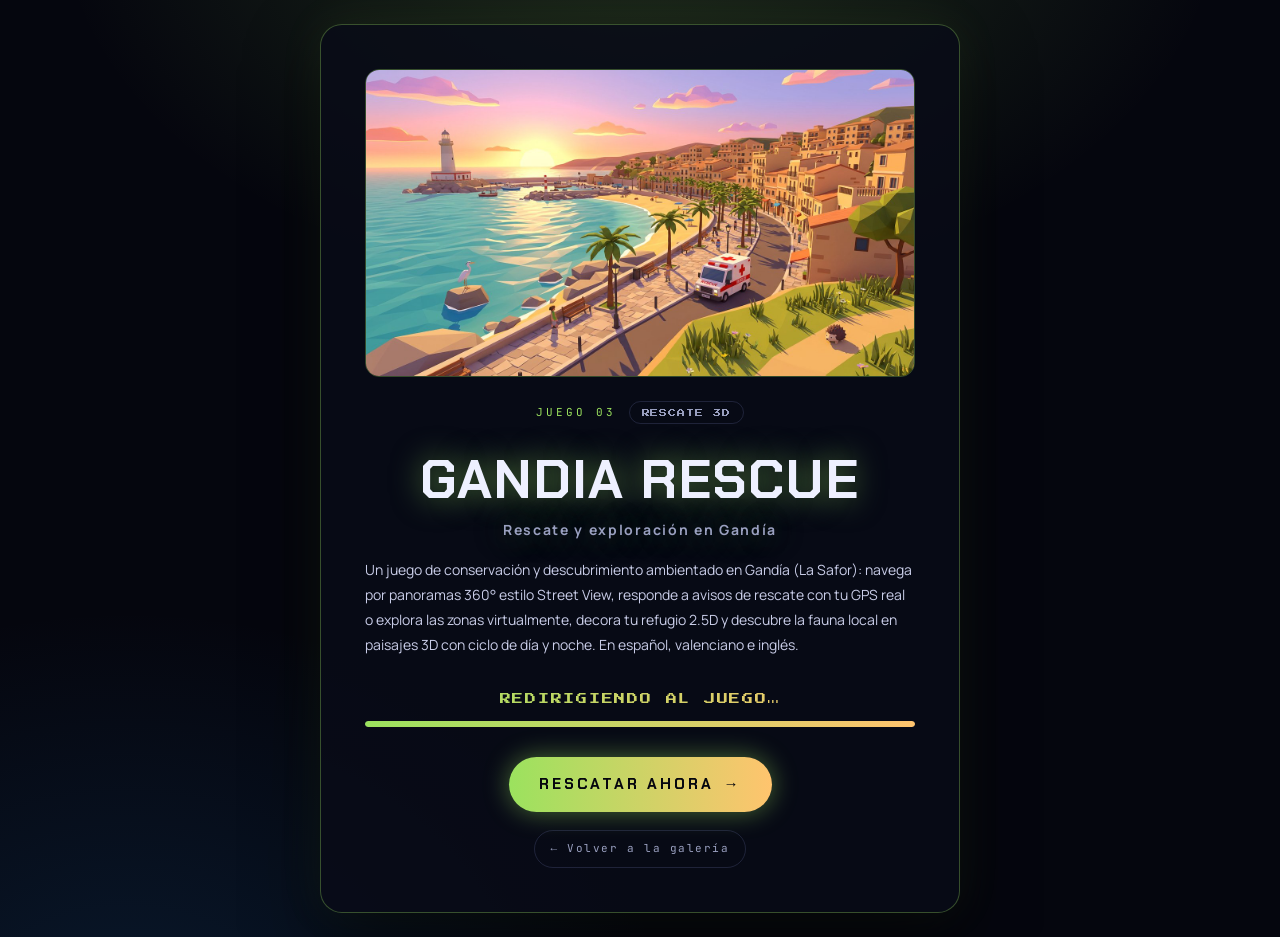
<file: juegos/gandia-rescue/index.html>
<!DOCTYPE html>
<html lang="es">
<head>
<meta charset="UTF-8">
<meta name="viewport" content="width=device-width, initial-scale=1">
<title>GANDIA RESCUE — Rescate y exploración en Gandía | JUEGOS 3D</title>
<meta name="description" content="GANDIA RESCUE: juego de conservación en Gandía con panoramas 360°, rescates con GPS real, refugio 2.5D y fauna local. Página de redirección de JUEGOS 3D.">
<meta name="robots" content="noindex, follow">
<meta http-equiv="refresh" content="2.5; url=https://pensamientoincansable.github.io/Gandia-rescue/">
<meta name="theme-color" content="#05060e">
<meta property="og:title" content="GANDIA RESCUE — Rescate y exploración en Gandía">
<meta property="og:description" content="GANDIA RESCUE: juego de conservación en Gandía con panoramas 360°, rescates con GPS real, refugio 2.5D y fauna local. Página de redirección de JUEGOS 3D.">
<meta property="og:image" content="../../img/gandia-rescue.jpg">
<link rel="icon" href="data:image/svg+xml,%3Csvg xmlns='http://www.w3.org/2000/svg' viewBox='0 0 64 64'%3E%3Crect width='64' height='64' rx='14' fill='%2305060e'/%3E%3Crect x='14' y='16' width='36' height='24' rx='4' fill='none' stroke='%236ec6ff' stroke-width='4'/%3E%3Ccircle cx='24' cy='48' r='4' fill='%23ff8bd4'/%3E%3Ccircle cx='40' cy='48' r='4' fill='%23b48cff'/%3E%3C/svg%3E">
<link rel="preload" href="../../fonts/chakra-petch-latin-700-normal.woff2" as="font" type="font/woff2" crossorigin>
<link rel="stylesheet" href="../../css/fonts.css">
<style>
  :root { --bg:#05060e; --ink:#eef0ff; --ink-dim:#9aa0c0; --line:rgba(140,150,220,0.18); --c1:#9be25e; --c2:#ffc46e; }
  * { margin:0; padding:0; box-sizing:border-box; }
  body {
    min-height:100vh; display:grid; place-items:center; padding:24px;
    background:
      radial-gradient(900px 600px at 50% -10%, color-mix(in srgb, var(--c1) 18%, transparent), transparent 65%),
      radial-gradient(900px 700px at 10% 110%, rgba(30,120,200,0.16), transparent 60%),
      var(--bg);
    color:var(--ink); font-family:"Manrope", system-ui, sans-serif; line-height:1.8; -webkit-font-smoothing:antialiased;
  }
  .card {
    width:min(640px, 100%); background:rgba(9,11,24,0.82); border:1px solid color-mix(in srgb, var(--c1) 32%, transparent);
    border-radius:22px; padding:clamp(26px,4vw,44px); text-align:center;
    box-shadow:0 30px 70px rgba(0,0,0,0.55), 0 0 44px color-mix(in srgb, var(--c1) 9%, transparent);
  }
  .shot { display:block; width:100%; height:auto; border-radius:14px; border:1px solid color-mix(in srgb, var(--c1) 30%, transparent); margin-bottom:26px; }
  .no { font-family:"JetBrains Mono", monospace; font-size:11px; letter-spacing:0.28em; color:var(--c1); }
  .genre { font-family:"Press Start 2P", monospace; font-size:8px; letter-spacing:0.12em; color:var(--ink-dim); border:1px solid var(--line); border-radius:100px; padding:7px 12px 6px; margin-left:12px; vertical-align:middle; }
  h1 { font-family:"Chakra Petch", sans-serif; font-weight:700; font-size:clamp(32px,6vw,54px); letter-spacing:0.02em; line-height:1.1; margin-top:0.5em; text-shadow:0 0 30px color-mix(in srgb, var(--c1) 55%, transparent); }
  h1 small { display:block; font-family:"Manrope", sans-serif; font-weight:700; font-size:clamp(12px,1.8vw,14px); letter-spacing:0.12em; color:var(--ink-dim); margin-top:0.9em; }
  .desc { margin-top:1.4em; font-size:14px; color:#c9cde8; text-align:left; }
  .redirect { margin-top:2em; }
  .redirect-label { font-family:"Press Start 2P", monospace; font-size:11px; letter-spacing:0.16em; line-height:2;
    background:linear-gradient(90deg, var(--c1), var(--c2)); -webkit-background-clip:text; background-clip:text; color:transparent; animation:blink 1.1s steps(2,start) infinite; }
  @keyframes blink { to { visibility:hidden; } }
  .redirect-bar { height:6px; border-radius:100px; background:rgba(140,150,220,0.15); overflow:hidden; margin-top:10px; }
  .redirect-bar i { display:block; height:100%; width:0; border-radius:100px;
    background:linear-gradient(90deg, var(--c1), var(--c2));
    box-shadow:0 0 12px color-mix(in srgb, var(--c1) 60%, transparent);
    animation:fill 2s linear forwards; }
  @keyframes fill { to { width:100%; } }
  .play { display:inline-flex; align-items:center; gap:10px; margin-top:2em; font-family:"Chakra Petch", sans-serif; font-weight:700; font-size:15px; letter-spacing:0.2em; text-transform:uppercase; text-decoration:none; color:#05060e; background:linear-gradient(90deg, var(--c1), var(--c2)); border-radius:100px; padding:14px 30px; box-shadow:0 0 26px color-mix(in srgb, var(--c1) 45%, transparent); transition:transform .25s, box-shadow .25s; }
  .play:hover { transform:translateY(-2px) scale(1.02); }
  .back { display:inline-block; margin-top:1.6em; font-family:"JetBrains Mono", monospace; font-size:11px; letter-spacing:0.14em; color:var(--ink-dim); text-decoration:none; border:1px solid var(--line); border-radius:100px; padding:8px 16px; transition:color .25s, border-color .25s; }
  .back:hover { color:var(--ink); border-color:color-mix(in srgb, var(--c1) 55%, transparent); }
  @media (prefers-reduced-motion: reduce) {
    .redirect-label { animation:none; }
    .redirect-bar i { animation:none; width:100%; }
    .play, .play:hover { transition:none; transform:none; }
  }
</style>
</head>
<body>
  <main class="card">
    <img class="shot" src="../../img/gandia-rescue.jpg" width="1376" height="768" alt="GANDIA RESCUE — pueblo mediterráneo low-poly al atardecer con una furgoneta de rescate y fauna local">
    <p class="no">JUEGO 03<span class="genre">RESCATE 3D</span></p>
    <h1>GANDIA RESCUE<small>Rescate y exploración en Gandía</small></h1>
    <p class="desc">Un juego de conservación y descubrimiento ambientado en Gandía (La Safor): navega por panoramas 360° estilo Street View, responde a avisos de rescate con tu GPS real o explora las zonas virtualmente, decora tu refugio 2.5D y descubre la fauna local en paisajes 3D con ciclo de día y noche. En español, valenciano e inglés.</p>
    <div class="redirect" role="status">
      <div class="redirect-label">REDIRIGIENDO AL JUEGO…</div>
      <div class="redirect-bar"><i></i></div>
    </div>
    <a class="play" href="https://pensamientoincansable.github.io/Gandia-rescue/" target="_blank" rel="noopener">Rescatar ahora<span>→</span></a>
    <br>
    <a class="back" href="../../#gandia-rescue">← Volver a la galería</a>
  </main>
<script>
/* Redirección automática al juego (Gandía Rescue).
   El meta refresh del <head> hace de respaldo si JavaScript no está disponible. */
setTimeout(function () { location.replace('https://pensamientoincansable.github.io/Gandia-rescue/'); }, 2000);
</script>
</body>
</html>
</file>
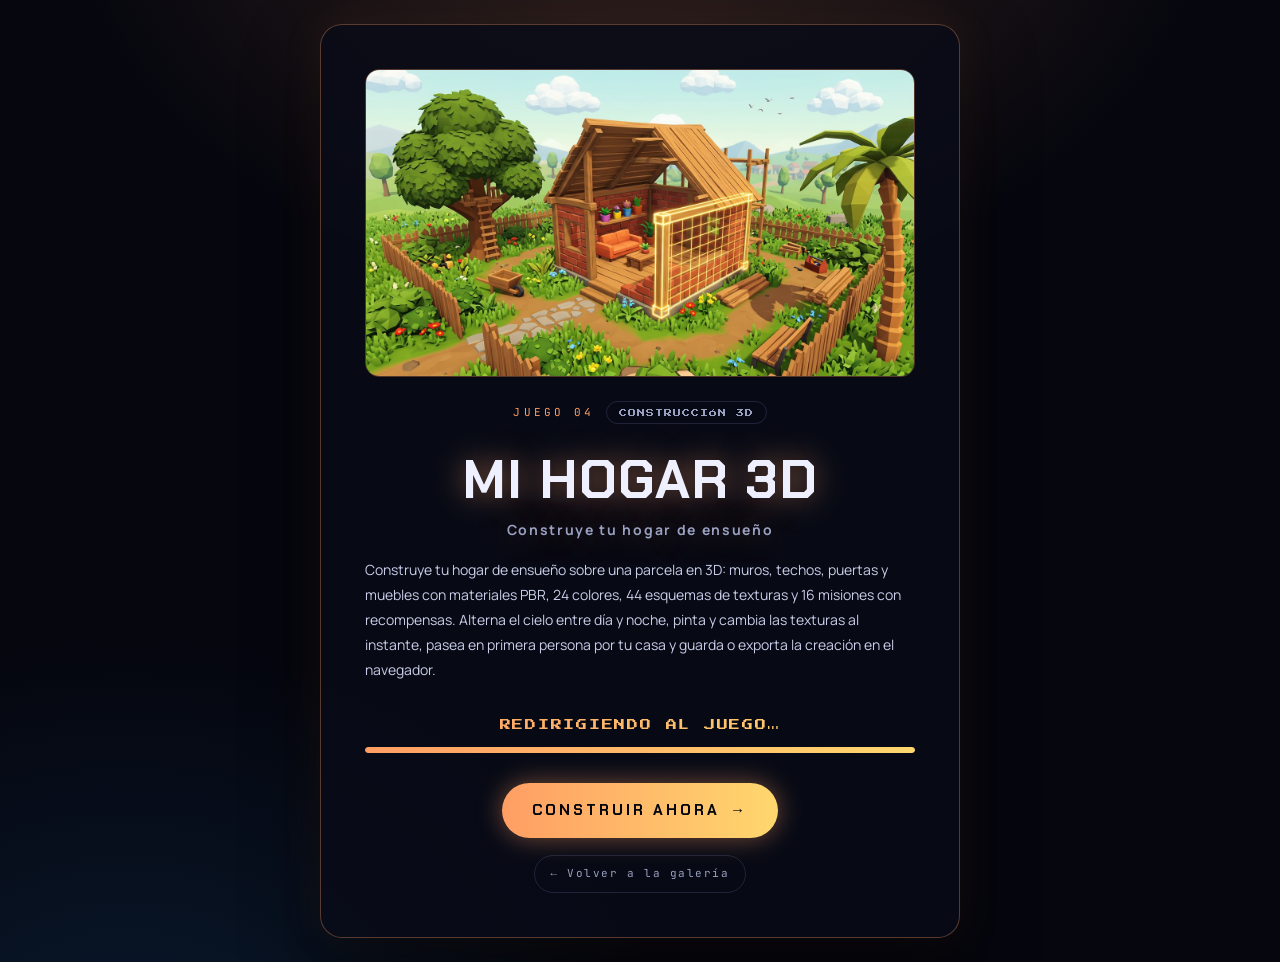
<file: juegos/mi-hogar-3d/index.html>
<!DOCTYPE html>
<html lang="es">
<head>
<meta charset="UTF-8">
<meta name="viewport" content="width=device-width, initial-scale=1">
<title>MI HOGAR 3D — Construye tu hogar de ensueño | JUEGOS 3D</title>
<meta name="description" content="MI HOGAR 3D: construye tu casa en 3D con materiales PBR, 24 colores, ciclo día/noche, modo paseo y 16 misiones. Página de redirección de JUEGOS 3D.">
<meta name="robots" content="noindex, follow">
<meta http-equiv="refresh" content="2.5; url=https://pensamientoincansable.github.io/Mi-hogar-3D/">
<meta name="theme-color" content="#05060e">
<meta property="og:title" content="MI HOGAR 3D — Construye tu hogar de ensueño">
<meta property="og:description" content="MI HOGAR 3D: construye tu casa en 3D con materiales PBR, 24 colores, ciclo día/noche, modo paseo y 16 misiones. Página de redirección de JUEGOS 3D.">
<meta property="og:image" content="../../img/mi-hogar-3d.jpg">
<link rel="icon" href="data:image/svg+xml,%3Csvg xmlns='http://www.w3.org/2000/svg' viewBox='0 0 64 64'%3E%3Crect width='64' height='64' rx='14' fill='%2305060e'/%3E%3Crect x='14' y='16' width='36' height='24' rx='4' fill='none' stroke='%236ec6ff' stroke-width='4'/%3E%3Ccircle cx='24' cy='48' r='4' fill='%23ff8bd4'/%3E%3Ccircle cx='40' cy='48' r='4' fill='%23b48cff'/%3E%3C/svg%3E">
<link rel="preload" href="../../fonts/chakra-petch-latin-700-normal.woff2" as="font" type="font/woff2" crossorigin>
<link rel="stylesheet" href="../../css/fonts.css">
<style>
  :root { --bg:#05060e; --ink:#eef0ff; --ink-dim:#9aa0c0; --line:rgba(140,150,220,0.18); --c1:#ff9e64; --c2:#ffd76e; }
  * { margin:0; padding:0; box-sizing:border-box; }
  body {
    min-height:100vh; display:grid; place-items:center; padding:24px;
    background:
      radial-gradient(900px 600px at 50% -10%, color-mix(in srgb, var(--c1) 18%, transparent), transparent 65%),
      radial-gradient(900px 700px at 10% 110%, rgba(30,120,200,0.16), transparent 60%),
      var(--bg);
    color:var(--ink); font-family:"Manrope", system-ui, sans-serif; line-height:1.8; -webkit-font-smoothing:antialiased;
  }
  .card {
    width:min(640px, 100%); background:rgba(9,11,24,0.82); border:1px solid color-mix(in srgb, var(--c1) 32%, transparent);
    border-radius:22px; padding:clamp(26px,4vw,44px); text-align:center;
    box-shadow:0 30px 70px rgba(0,0,0,0.55), 0 0 44px color-mix(in srgb, var(--c1) 9%, transparent);
  }
  .shot { display:block; width:100%; height:auto; border-radius:14px; border:1px solid color-mix(in srgb, var(--c1) 30%, transparent); margin-bottom:26px; }
  .no { font-family:"JetBrains Mono", monospace; font-size:11px; letter-spacing:0.28em; color:var(--c1); }
  .genre { font-family:"Press Start 2P", monospace; font-size:8px; letter-spacing:0.12em; color:var(--ink-dim); border:1px solid var(--line); border-radius:100px; padding:7px 12px 6px; margin-left:12px; vertical-align:middle; }
  h1 { font-family:"Chakra Petch", sans-serif; font-weight:700; font-size:clamp(32px,6vw,54px); letter-spacing:0.02em; line-height:1.1; margin-top:0.5em; text-shadow:0 0 30px color-mix(in srgb, var(--c1) 55%, transparent); }
  h1 small { display:block; font-family:"Manrope", sans-serif; font-weight:700; font-size:clamp(12px,1.8vw,14px); letter-spacing:0.12em; color:var(--ink-dim); margin-top:0.9em; }
  .desc { margin-top:1.4em; font-size:14px; color:#c9cde8; text-align:left; }
  .redirect { margin-top:2em; }
  .redirect-label { font-family:"Press Start 2P", monospace; font-size:11px; letter-spacing:0.16em; line-height:2;
    background:linear-gradient(90deg, var(--c1), var(--c2)); -webkit-background-clip:text; background-clip:text; color:transparent; animation:blink 1.1s steps(2,start) infinite; }
  @keyframes blink { to { visibility:hidden; } }
  .redirect-bar { height:6px; border-radius:100px; background:rgba(140,150,220,0.15); overflow:hidden; margin-top:10px; }
  .redirect-bar i { display:block; height:100%; width:0; border-radius:100px;
    background:linear-gradient(90deg, var(--c1), var(--c2));
    box-shadow:0 0 12px color-mix(in srgb, var(--c1) 60%, transparent);
    animation:fill 2s linear forwards; }
  @keyframes fill { to { width:100%; } }
  .play { display:inline-flex; align-items:center; gap:10px; margin-top:2em; font-family:"Chakra Petch", sans-serif; font-weight:700; font-size:15px; letter-spacing:0.2em; text-transform:uppercase; text-decoration:none; color:#05060e; background:linear-gradient(90deg, var(--c1), var(--c2)); border-radius:100px; padding:14px 30px; box-shadow:0 0 26px color-mix(in srgb, var(--c1) 45%, transparent); transition:transform .25s, box-shadow .25s; }
  .play:hover { transform:translateY(-2px) scale(1.02); }
  .back { display:inline-block; margin-top:1.6em; font-family:"JetBrains Mono", monospace; font-size:11px; letter-spacing:0.14em; color:var(--ink-dim); text-decoration:none; border:1px solid var(--line); border-radius:100px; padding:8px 16px; transition:color .25s, border-color .25s; }
  .back:hover { color:var(--ink); border-color:color-mix(in srgb, var(--c1) 55%, transparent); }
  @media (prefers-reduced-motion: reduce) {
    .redirect-label { animation:none; }
    .redirect-bar i { animation:none; width:100%; }
    .play, .play:hover { transition:none; transform:none; }
  }
</style>
</head>
<body>
  <main class="card">
    <img class="shot" src="../../img/mi-hogar-3d.jpg" width="1376" height="768" alt="MI HOGAR 3D — casa low-poly en construcción en un jardín con una celda resaltada en dorado">
    <p class="no">JUEGO 04<span class="genre">CONSTRUCCIÓN 3D</span></p>
    <h1>MI HOGAR 3D<small>Construye tu hogar de ensueño</small></h1>
    <p class="desc">Construye tu hogar de ensueño sobre una parcela en 3D: muros, techos, puertas y muebles con materiales PBR, 24 colores, 44 esquemas de texturas y 16 misiones con recompensas. Alterna el cielo entre día y noche, pinta y cambia las texturas al instante, pasea en primera persona por tu casa y guarda o exporta la creación en el navegador.</p>
    <div class="redirect" role="status">
      <div class="redirect-label">REDIRIGIENDO AL JUEGO…</div>
      <div class="redirect-bar"><i></i></div>
    </div>
    <a class="play" href="https://pensamientoincansable.github.io/Mi-hogar-3D/" target="_blank" rel="noopener">Construir ahora<span>→</span></a>
    <br>
    <a class="back" href="../../#mi-hogar-3d">← Volver a la galería</a>
  </main>
<script>
/* Redirección automática al juego (Mi Hogar 3D).
   El meta refresh del <head> hace de respaldo si JavaScript no está disponible. */
setTimeout(function () { location.replace('https://pensamientoincansable.github.io/Mi-hogar-3D/'); }, 2000);
</script>
</body>
</html>
</file>
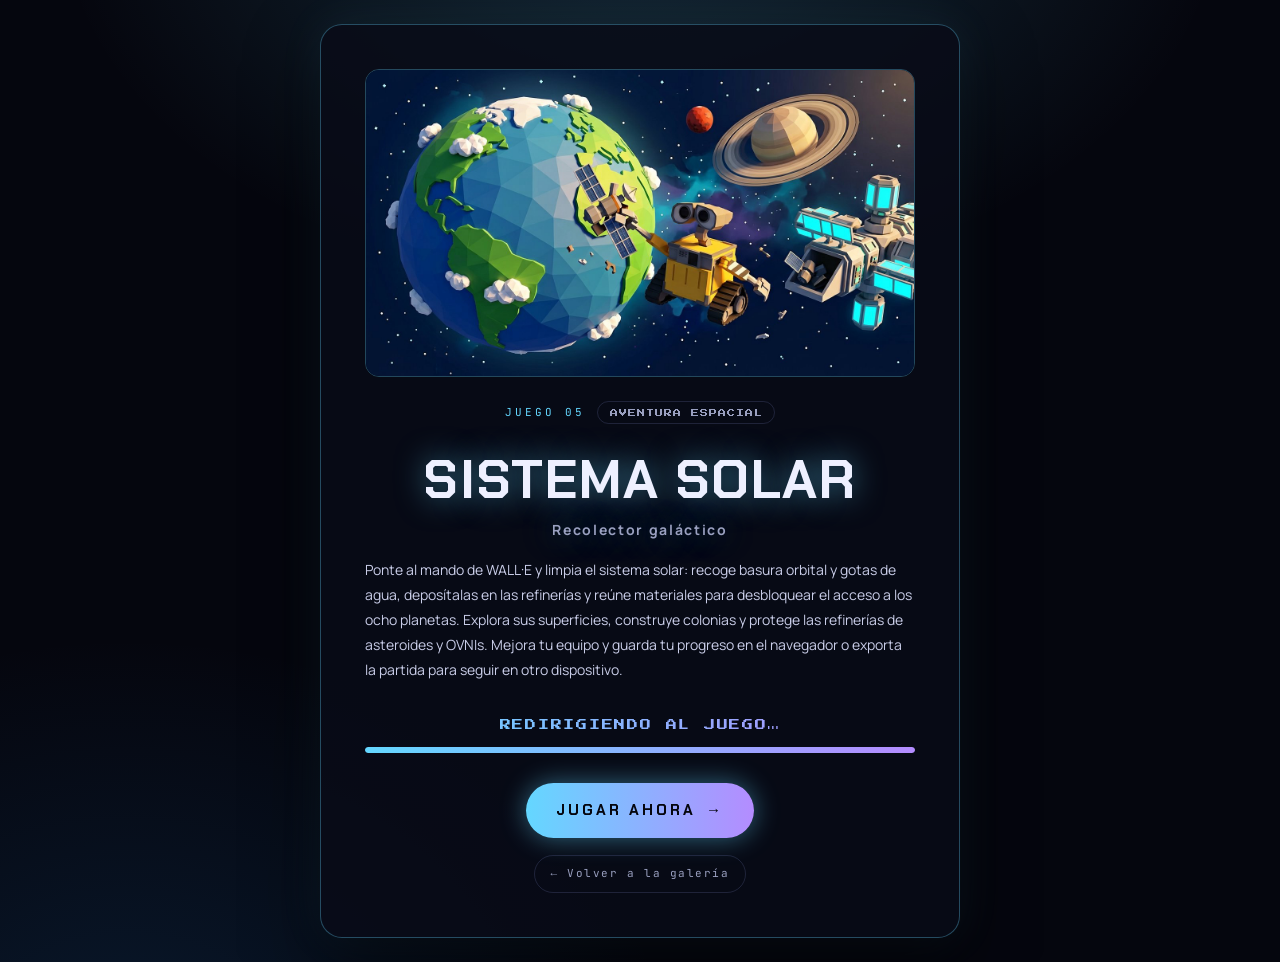
<file: juegos/sistema-solar/index.html>
<!DOCTYPE html>
<html lang="es">
<head>
<meta charset="UTF-8">
<meta name="viewport" content="width=device-width, initial-scale=1">
<title>SISTEMA SOLAR — Recolector galáctico | JUEGOS 3D</title>
<meta name="description" content="SISTEMA SOLAR: recoge basura orbital con WALL·E, recicla materiales, desbloquea ocho planetas y construye colonias. Página de redirección de JUEGOS 3D.">
<meta name="robots" content="noindex, follow">
<meta http-equiv="refresh" content="2.5; url=https://pensamientoincansable.github.io/Sistema-solar/">
<meta name="theme-color" content="#05060e">
<meta property="og:title" content="SISTEMA SOLAR — Recolector galáctico">
<meta property="og:description" content="SISTEMA SOLAR: recoge basura orbital con WALL·E, recicla materiales, desbloquea ocho planetas y construye colonias. Página de redirección de JUEGOS 3D.">
<meta property="og:image" content="../../img/sistema-solar.jpg">
<link rel="icon" href="data:image/svg+xml,%3Csvg xmlns='http://www.w3.org/2000/svg' viewBox='0 0 64 64'%3E%3Crect width='64' height='64' rx='14' fill='%2305060e'/%3E%3Crect x='14' y='16' width='36' height='24' rx='4' fill='none' stroke='%236ec6ff' stroke-width='4'/%3E%3Ccircle cx='24' cy='48' r='4' fill='%23ff8bd4'/%3E%3Ccircle cx='40' cy='48' r='4' fill='%23b48cff'/%3E%3C/svg%3E">
<link rel="preload" href="../../fonts/chakra-petch-latin-700-normal.woff2" as="font" type="font/woff2" crossorigin>
<link rel="stylesheet" href="../../css/fonts.css">
<style>
  :root { --bg:#05060e; --ink:#eef0ff; --ink-dim:#9aa0c0; --line:rgba(140,150,220,0.18); --c1:#64d7ff; --c2:#b48cff; }
  * { margin:0; padding:0; box-sizing:border-box; }
  body {
    min-height:100vh; display:grid; place-items:center; padding:24px;
    background:
      radial-gradient(900px 600px at 50% -10%, color-mix(in srgb, var(--c1) 18%, transparent), transparent 65%),
      radial-gradient(900px 700px at 10% 110%, rgba(30,120,200,0.16), transparent 60%),
      var(--bg);
    color:var(--ink); font-family:"Manrope", system-ui, sans-serif; line-height:1.8; -webkit-font-smoothing:antialiased;
  }
  .card {
    width:min(640px, 100%); background:rgba(9,11,24,0.82); border:1px solid color-mix(in srgb, var(--c1) 32%, transparent);
    border-radius:22px; padding:clamp(26px,4vw,44px); text-align:center;
    box-shadow:0 30px 70px rgba(0,0,0,0.55), 0 0 44px color-mix(in srgb, var(--c1) 9%, transparent);
  }
  .shot { display:block; width:100%; height:auto; border-radius:14px; border:1px solid color-mix(in srgb, var(--c1) 30%, transparent); margin-bottom:26px; }
  .no { font-family:"JetBrains Mono", monospace; font-size:11px; letter-spacing:0.28em; color:var(--c1); }
  .genre { font-family:"Press Start 2P", monospace; font-size:8px; letter-spacing:0.12em; color:var(--ink-dim); border:1px solid var(--line); border-radius:100px; padding:7px 12px 6px; margin-left:12px; vertical-align:middle; }
  h1 { font-family:"Chakra Petch", sans-serif; font-weight:700; font-size:clamp(32px,6vw,54px); letter-spacing:0.02em; line-height:1.1; margin-top:0.5em; text-shadow:0 0 30px color-mix(in srgb, var(--c1) 55%, transparent); }
  h1 small { display:block; font-family:"Manrope", sans-serif; font-weight:700; font-size:clamp(12px,1.8vw,14px); letter-spacing:0.12em; color:var(--ink-dim); margin-top:0.9em; }
  .desc { margin-top:1.4em; font-size:14px; color:#c9cde8; text-align:left; }
  .redirect { margin-top:2em; }
  .redirect-label { font-family:"Press Start 2P", monospace; font-size:11px; letter-spacing:0.16em; line-height:2;
    background:linear-gradient(90deg, var(--c1), var(--c2)); -webkit-background-clip:text; background-clip:text; color:transparent; animation:blink 1.1s steps(2,start) infinite; }
  @keyframes blink { to { visibility:hidden; } }
  .redirect-bar { height:6px; border-radius:100px; background:rgba(140,150,220,0.15); overflow:hidden; margin-top:10px; }
  .redirect-bar i { display:block; height:100%; width:0; border-radius:100px;
    background:linear-gradient(90deg, var(--c1), var(--c2));
    box-shadow:0 0 12px color-mix(in srgb, var(--c1) 60%, transparent);
    animation:fill 2s linear forwards; }
  @keyframes fill { to { width:100%; } }
  .play { display:inline-flex; align-items:center; gap:10px; margin-top:2em; font-family:"Chakra Petch", sans-serif; font-weight:700; font-size:15px; letter-spacing:0.2em; text-transform:uppercase; text-decoration:none; color:#05060e; background:linear-gradient(90deg, var(--c1), var(--c2)); border-radius:100px; padding:14px 30px; box-shadow:0 0 26px color-mix(in srgb, var(--c1) 45%, transparent); transition:transform .25s, box-shadow .25s; }
  .play:hover { transform:translateY(-2px) scale(1.02); }
  .back { display:inline-block; margin-top:1.6em; font-family:"JetBrains Mono", monospace; font-size:11px; letter-spacing:0.14em; color:var(--ink-dim); text-decoration:none; border:1px solid var(--line); border-radius:100px; padding:8px 16px; transition:color .25s, border-color .25s; }
  .back:hover { color:var(--ink); border-color:color-mix(in srgb, var(--c1) 55%, transparent); }
  @media (prefers-reduced-motion: reduce) {
    .redirect-label { animation:none; }
    .redirect-bar i { animation:none; width:100%; }
    .play, .play:hover { transition:none; transform:none; }
  }
</style>
</head>
<body>
  <main class="card">
    <img class="shot" src="../../img/sistema-solar.jpg" width="1376" height="768" alt="SISTEMA SOLAR — ilustración de WALL·E recogiendo basura espacial junto a la Tierra y una estación de reciclaje orbital">
    <p class="no">JUEGO 05<span class="genre">AVENTURA ESPACIAL</span></p>
    <h1>SISTEMA SOLAR<small>Recolector galáctico</small></h1>
    <p class="desc">Ponte al mando de WALL·E y limpia el sistema solar: recoge basura orbital y gotas de agua, deposítalas en las refinerías y reúne materiales para desbloquear el acceso a los ocho planetas. Explora sus superficies, construye colonias y protege las refinerías de asteroides y OVNIs. Mejora tu equipo y guarda tu progreso en el navegador o exporta la partida para seguir en otro dispositivo.</p>
    <div class="redirect" role="status">
      <div class="redirect-label">REDIRIGIENDO AL JUEGO…</div>
      <div class="redirect-bar"><i></i></div>
    </div>
    <a class="play" href="https://pensamientoincansable.github.io/Sistema-solar/" target="_blank" rel="noopener">Jugar ahora<span>→</span></a>
    <br>
    <a class="back" href="../../#sistema-solar">← Volver a la galería</a>
  </main>
<script>
/* Redirección automática al juego (Sistema Solar).
   El meta refresh del <head> hace de respaldo si JavaScript no está disponible. */
setTimeout(function () { location.replace('https://pensamientoincansable.github.io/Sistema-solar/'); }, 2000);
</script>
</body>
</html>
</file>
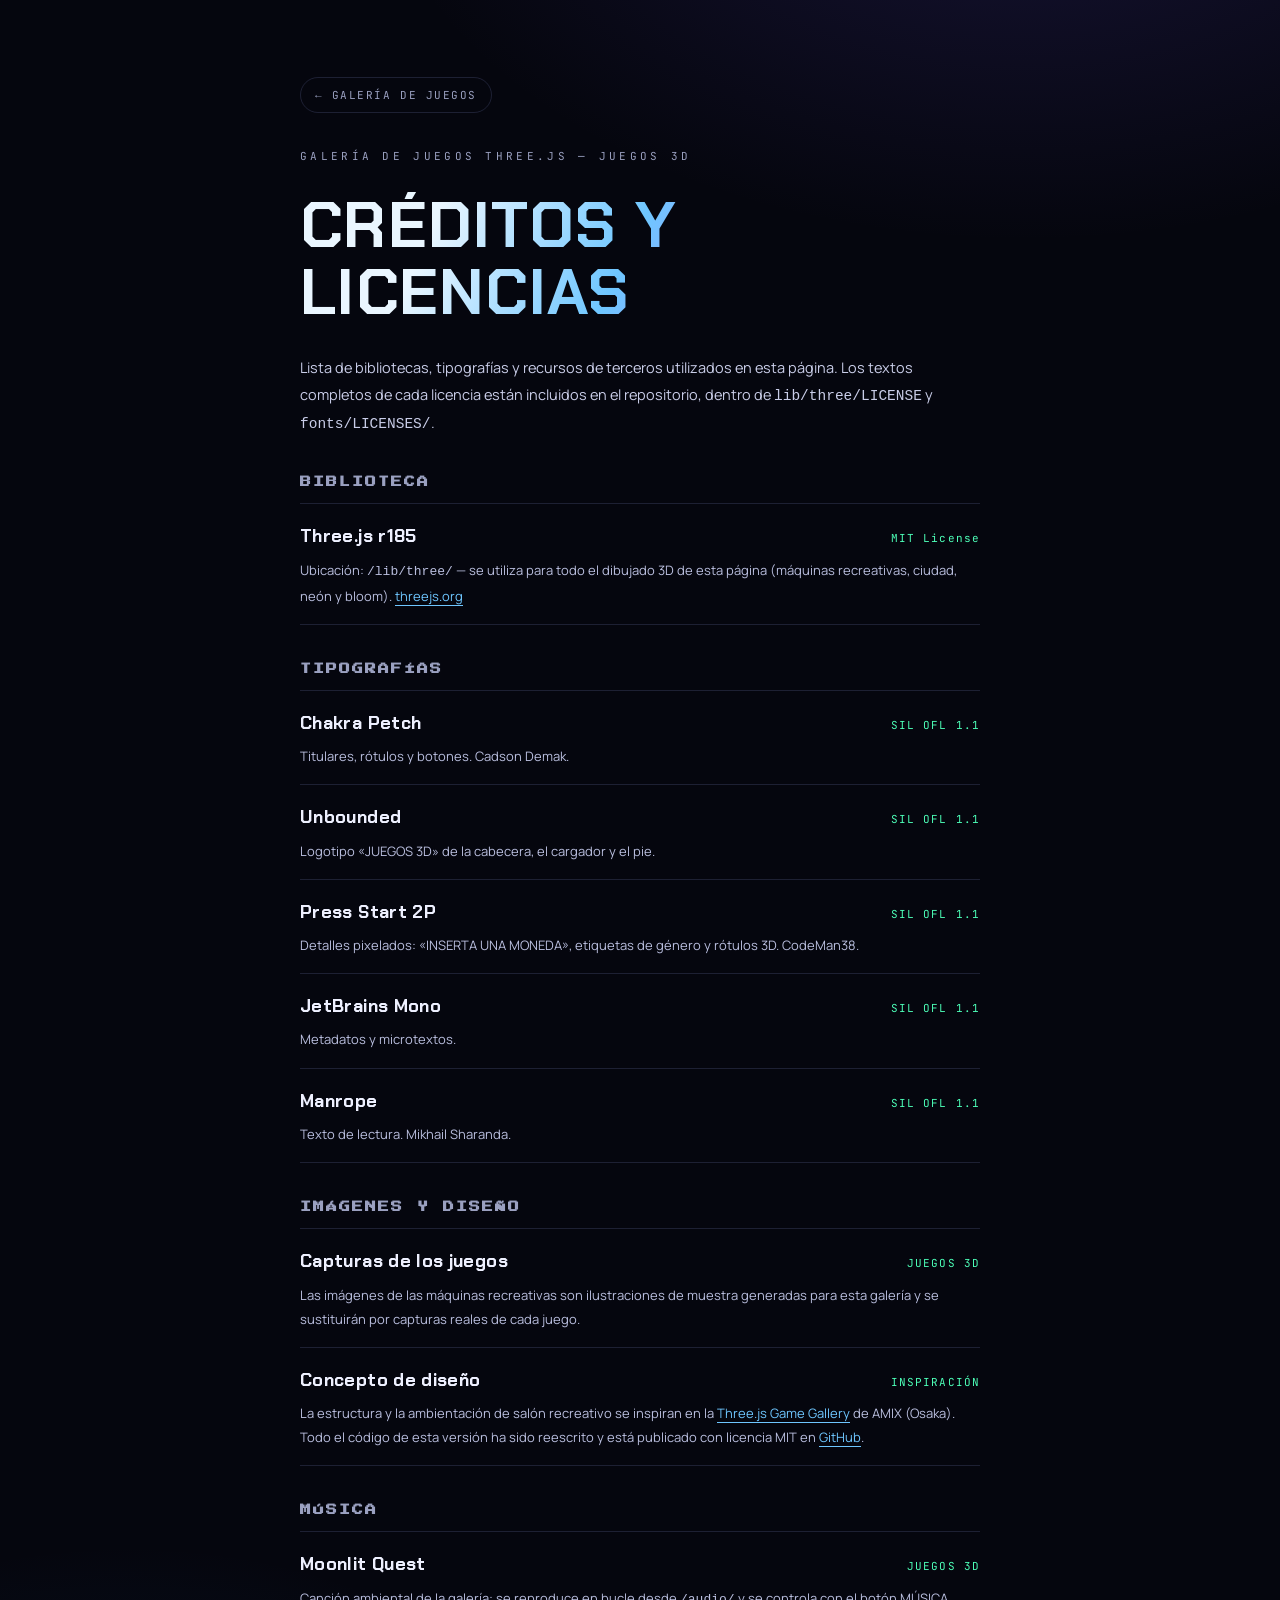
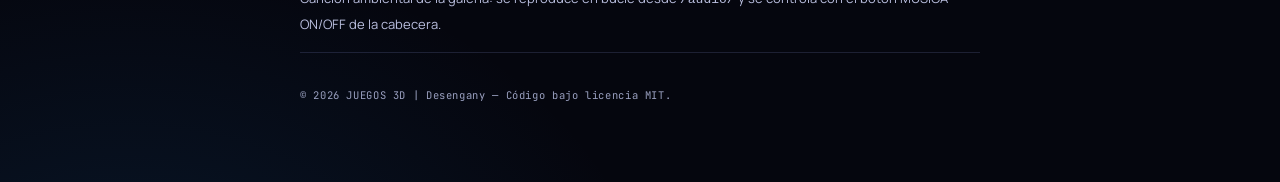
<file: licencias.html>
<!DOCTYPE html>
<html lang="es">
<head>
<meta charset="UTF-8">
<meta name="viewport" content="width=device-width, initial-scale=1">
<title>Créditos y licencias | Galería de juegos Three.js | JUEGOS 3D</title>
<meta name="description" content="Bibliotecas, tipografías y recursos de terceros utilizados en la Galería de juegos Three.js de JUEGOS 3D, con sus licencias.">
<meta name="robots" content="noindex, follow">
<meta name="theme-color" content="#05060e">
<link rel="icon" href="data:image/svg+xml,%3Csvg xmlns='http://www.w3.org/2000/svg' viewBox='0 0 64 64'%3E%3Crect width='64' height='64' rx='14' fill='%2305060e'/%3E%3Crect x='14' y='16' width='36' height='24' rx='4' fill='none' stroke='%236ec6ff' stroke-width='4'/%3E%3Ccircle cx='24' cy='48' r='4' fill='%23ff8bd4'/%3E%3Ccircle cx='40' cy='48' r='4' fill='%23b48cff'/%3E%3C/svg%3E">
<link rel="stylesheet" href="css/fonts.css">
<style>
  :root {
    --bg: #05060e; --ink: #eef0ff; --ink-dim: #9aa0c0; --line: rgba(140, 150, 220, 0.18);
    --font-display: "Chakra Petch", "Manrope", sans-serif;
    --font-text: "Manrope", system-ui, sans-serif;
    --font-mono: "JetBrains Mono", ui-monospace, monospace;
    --font-pixel: "Press Start 2P", monospace;
  }
  * { margin: 0; padding: 0; box-sizing: border-box; }
  body {
    background:
      radial-gradient(1100px 700px at 80% -10%, rgba(90, 70, 200, 0.22), transparent 60%),
      radial-gradient(900px 700px at 10% 110%, rgba(30, 120, 200, 0.16), transparent 60%),
      var(--bg);
    color: var(--ink);
    font-family: var(--font-text);
    line-height: 1.85;
    min-height: 100vh;
    -webkit-font-smoothing: antialiased;
  }
  .wrap { max-width: 760px; margin: 0 auto; padding: clamp(28px, 6vw, 80px) clamp(18px, 5vw, 40px) 80px; }
  .back {
    font-family: var(--font-mono); font-size: 11px; letter-spacing: 0.14em;
    color: var(--ink-dim); text-decoration: none; border: 1px solid var(--line);
    border-radius: 100px; padding: 7px 14px; display: inline-block;
    transition: color 0.25s, border-color 0.25s, box-shadow 0.25s;
  }
  .back:hover { color: var(--ink); border-color: rgba(110, 198, 255, 0.55); box-shadow: 0 0 16px rgba(110, 198, 255, 0.25); }
  .eyebrow { font-family: var(--font-mono); font-size: 11px; letter-spacing: 0.3em; color: var(--ink-dim); margin-top: 3em; }
  h1 {
    font-family: var(--font-display); font-weight: 700; font-size: clamp(34px, 7vw, 64px);
    line-height: 1.05; letter-spacing: 0.02em; margin-top: 0.4em;
    background: linear-gradient(115deg, #eaf6ff 20%, #6ec6ff 48%, #b48cff 72%, #ff8bd4 96%);
    -webkit-background-clip: text; background-clip: text; color: transparent;
  }
  .lead { margin-top: 2em; color: #c9cde8; font-size: 14.5px; }
  a { color: #6ec6ff; text-underline-offset: 4px; }
  h2 {
    font-family: var(--font-pixel); font-size: 11px; letter-spacing: 0.18em; color: var(--ink-dim);
    margin-top: 3.2em; padding-bottom: 0.9em; border-bottom: 1px solid var(--line);
  }
  .item { display: grid; grid-template-columns: 1fr auto; gap: 4px 18px; padding: 16px 0; border-bottom: 1px solid var(--line); align-items: baseline; }
  .item strong { font-family: var(--font-display); font-weight: 700; font-size: 18px; letter-spacing: 0.02em; }
  .item .lic { font-family: var(--font-mono); font-size: 11px; letter-spacing: 0.1em; color: #4dffb8; white-space: nowrap; }
  .item p { grid-column: 1 / -1; font-size: 13px; color: #b9bede; }
  .note { margin-top: 3em; font-family: var(--font-mono); font-size: 10.5px; letter-spacing: 0.06em; color: var(--ink-dim); line-height: 2.1; }
</style>
</head>
<body>
<div class="wrap">
  <a class="back" href="./">← GALERÍA DE JUEGOS</a>
  <p class="eyebrow">GALERÍA DE JUEGOS THREE.JS — JUEGOS 3D</p>
  <h1>CRÉDITOS Y<br>LICENCIAS</h1>
  <p class="lead">Lista de bibliotecas, tipografías y recursos de terceros utilizados en esta página. Los textos completos de cada licencia están incluidos en el repositorio, dentro de <code>lib/three/LICENSE</code> y <code>fonts/LICENSES/</code>.</p>

  <h2>BIBLIOTECA</h2>
  <div class="item">
    <strong>Three.js r185</strong><span class="lic">MIT License</span>
    <p>Ubicación: <code>/lib/three/</code> — se utiliza para todo el dibujado 3D de esta página (máquinas recreativas, ciudad, neón y bloom). <a href="https://threejs.org/" target="_blank" rel="noopener">threejs.org</a></p>
  </div>

  <h2>TIPOGRAFÍAS</h2>
  <div class="item"><strong>Chakra Petch</strong><span class="lic">SIL OFL 1.1</span><p>Titulares, rótulos y botones. Cadson Demak.</p></div>
  <div class="item"><strong>Unbounded</strong><span class="lic">SIL OFL 1.1</span><p>Logotipo «JUEGOS 3D» de la cabecera, el cargador y el pie.</p></div>
  <div class="item"><strong>Press Start 2P</strong><span class="lic">SIL OFL 1.1</span><p>Detalles pixelados: «INSERTA UNA MONEDA», etiquetas de género y rótulos 3D. CodeMan38.</p></div>
  <div class="item"><strong>JetBrains Mono</strong><span class="lic">SIL OFL 1.1</span><p>Metadatos y microtextos.</p></div>
  <div class="item"><strong>Manrope</strong><span class="lic">SIL OFL 1.1</span><p>Texto de lectura. Mikhail Sharanda.</p></div>

  <h2>IMÁGENES Y DISEÑO</h2>
  <div class="item">
    <strong>Capturas de los juegos</strong><span class="lic">JUEGOS 3D</span>
    <p>Las imágenes de las máquinas recreativas son ilustraciones de muestra generadas para esta galería y se sustituirán por capturas reales de cada juego.</p>
  </div>
  <div class="item">
    <strong>Concepto de diseño</strong><span class="lic">INSPIRACIÓN</span>
    <p>La estructura y la ambientación de salón recreativo se inspiran en la <a href="https://amix-design.com/tl/web-g-threejs/" target="_blank" rel="noopener">Three.js Game Gallery</a> de AMIX (Osaka). Todo el código de esta versión ha sido reescrito y está publicado con licencia MIT en <a href="https://github.com/pensamientoincansable/Juegos-3D" target="_blank" rel="noopener">GitHub</a>.</p>
  </div>

  <h2>MÚSICA</h2>
  <div class="item">
    <strong>Moonlit Quest</strong><span class="lic">JUEGOS 3D</span>
    <p>Canción ambiental de la galería: se reproduce en bucle desde <code>/audio/</code> y se controla con el botón MÚSICA ON/OFF de la cabecera.</p>
  </div>

  <p class="note">© 2026 JUEGOS 3D | Desengany — Código bajo licencia MIT.</p>
</div>
</body>
</html>
</file>
<file: css/fonts.css>
/* ============================================================
   TIPOGRAFÍAS LOCALES (subconjunto latino, licencia SIL OFL 1.1)
   Unbounded ......... marca / logotipo
   Chakra Petch ...... titulares y rótulos (estilo arcade/tecno)
   Press Start 2P .... detalles pixelados (INSERTA UNA MONEDA, etiquetas)
   JetBrains Mono .... metadatos y microtextos
   Manrope ........... texto de lectura
   Licencias completas en /fonts/LICENSES/
   ============================================================ */

@font-face {
  font-family: "Unbounded";
  font-style: normal;
  font-weight: 200 900;
  font-display: swap;
  src: url(../fonts/unbounded-latin-wght-normal.woff2) format("woff2");
}

@font-face {
  font-family: "Chakra Petch";
  font-style: normal;
  font-weight: 400;
  font-display: swap;
  src: url(../fonts/chakra-petch-latin-400-normal.woff2) format("woff2");
}
@font-face {
  font-family: "Chakra Petch";
  font-style: normal;
  font-weight: 600;
  font-display: swap;
  src: url(../fonts/chakra-petch-latin-600-normal.woff2) format("woff2");
}
@font-face {
  font-family: "Chakra Petch";
  font-style: normal;
  font-weight: 700;
  font-display: swap;
  src: url(../fonts/chakra-petch-latin-700-normal.woff2) format("woff2");
}

@font-face {
  font-family: "Press Start 2P";
  font-style: normal;
  font-weight: 400;
  font-display: swap;
  src: url(../fonts/press-start-2p-latin-400-normal.woff2) format("woff2");
}

@font-face {
  font-family: "JetBrains Mono";
  font-style: normal;
  font-weight: 100 800;
  font-display: swap;
  src: url(../fonts/jetbrains-mono-latin-wght-normal.woff2) format("woff2");
}

@font-face {
  font-family: "Manrope";
  font-style: normal;
  font-weight: 200 800;
  font-display: swap;
  src: url(../fonts/manrope-latin-wght-normal.woff2) format("woff2");
}
</file>
<file: css/style.css>
/* ============================================================
   GALERÍA DE JUEGOS THREE.JS — JUEGOS 3D
   Salón recreativo oscuro con neones. Estructura en dos capas que
   funciona también sin WebGL:
     html.gl-on : con escena 3D (las miniaturas se ven en las máquinas)
     html.no-gl : solo HTML (las miniaturas se muestran en las tarjetas)
   ============================================================ */

:root {
  interpolate-size: allow-keywords; /* transición height:auto de <details> */
  --bg: #05060e;
  --bg-panel: rgba(9, 11, 24, 0.82);
  --ink: #eef0ff;
  --ink-dim: #9aa0c0;
  --line: rgba(140, 150, 220, 0.18);
  --font-display: "Chakra Petch", "Manrope", sans-serif; /* titulares */
  --font-text: "Manrope", system-ui, sans-serif;          /* lectura */
  --font-pixel: "Press Start 2P", "JetBrains Mono", monospace; /* detalles pixel */
  --font-mono: "JetBrains Mono", ui-monospace, monospace;  /* metadatos */
  --font-brand: "Unbounded", "Chakra Petch", sans-serif;   /* logotipo */
  --c1: #64d7ff;
  --c2: #b48cff;
}

/* Acento de cada juego (sincronizado con el neón de la máquina 3D:
   main.js lee estas variables desde el DOM) */
[data-accent="ajedrez"] { --c1: #ffd76e; --c2: #7b9dff; }
[data-accent="cyber"]   { --c1: #43ffd0; --c2: #ff5ad1; }
[data-accent="gandia"]  { --c1: #9be25e; --c2: #ffc46e; }
[data-accent="hogar"]   { --c1: #ff9e64; --c2: #ffd76e; }
[data-accent="solar"]   { --c1: #64d7ff; --c2: #b48cff; }

* { margin: 0; padding: 0; box-sizing: border-box; }

html { scroll-behavior: smooth; }
@media (prefers-reduced-motion: reduce) { html { scroll-behavior: auto; } }

body {
  background: var(--bg);
  color: var(--ink);
  font-family: var(--font-text);
  font-weight: 400;
  line-height: 1.85;
  overflow-x: hidden;
  -webkit-font-smoothing: antialiased;
}

a { color: inherit; }

::selection { background: rgba(122, 140, 255, 0.4); }

/* ---------- Lienzo de fondo y capas superpuestas ---------- */

#gl {
  position: fixed;
  inset: 0;
  width: 100%;
  height: 100%;
  display: block;
  z-index: 0;
}
html.no-gl #gl { display: none; }

.grain {
  position: fixed;
  inset: -50%;
  z-index: 2;
  pointer-events: none;
  opacity: 0.055;
  background-image: url("data:image/svg+xml,%3Csvg xmlns='http://www.w3.org/2000/svg' width='160' height='160'%3E%3Cfilter id='n'%3E%3CfeTurbulence type='fractalNoise' baseFrequency='0.9' numOctaves='2'/%3E%3C/filter%3E%3Crect width='100%25' height='100%25' filter='url(%23n)'/%3E%3C/svg%3E");
}
html.no-gl .grain { opacity: 0.035; }

/* Fondo del modo solo-HTML (degradados + rejilla) */
html.no-gl body {
  background:
    radial-gradient(1100px 700px at 80% -10%, rgba(90, 70, 200, 0.22), transparent 60%),
    radial-gradient(900px 700px at 10% 110%, rgba(30, 120, 200, 0.16), transparent 60%),
    var(--bg);
}

/* ---------- Cargador ---------- */

.loader {
  position: fixed;
  inset: 0;
  z-index: 50;
  display: flex;
  align-items: center;
  justify-content: center;
  background: var(--bg);
  transition: opacity 0.6s ease, visibility 0.6s;
}
.loader.done { opacity: 0; visibility: hidden; }
html.no-gl .loader { display: none; }

.loader-inner {
  text-align: center;
  /* El texto se oculta hasta que las fuentes están listas (.fonts-in)
     para que no se vea el cambio de tipografía */
  opacity: 0;
  transform: translateY(8px);
  transition: opacity 0.5s ease, transform 0.5s ease;
}
.loader.fonts-in .loader-inner {
  opacity: 1;
  transform: none;
}
@media (prefers-reduced-motion: reduce) {
  .loader-inner { transition: opacity 0.5s ease; transform: none; }
}
.loader-brand {
  font-family: var(--font-brand);
  font-weight: 800;
  font-size: clamp(24px, 4.4vw, 48px);
  line-height: 1;
  letter-spacing: 0;
  color: var(--ink);
}
.loader-title {
  font-family: var(--font-display);
  font-weight: 700;
  font-size: clamp(15px, 3.4vw, 26px);
  letter-spacing: 0.18em;
  margin-top: 12px;
  background: linear-gradient(90deg, #6ec6ff, #b48cff, #ff8bd4);
  -webkit-background-clip: text;
  background-clip: text;
  color: transparent;
}
.loader-bar {
  width: min(280px, 60vw);
  height: 2px;
  margin: 26px auto 0;
  background: rgba(140, 150, 220, 0.18);
  border-radius: 2px;
  overflow: hidden;
}
.loader-bar i {
  display: block;
  height: 100%;
  width: 0%;
  background: linear-gradient(90deg, #6ec6ff, #b48cff);
  transition: width 0.3s ease;
}
.loader-hint {
  font-family: var(--font-pixel);
  font-size: 10px;
  letter-spacing: 0.2em;
  color: var(--ink-dim);
  margin-top: 16px;
  animation: blink 1.1s steps(2, start) infinite;
}
@keyframes blink { to { visibility: hidden; } }
@media (prefers-reduced-motion: reduce) {
  .loader-hint { animation: none; }
}

/* Moneda: al terminar la carga cae en la ranura y se abre el salón */
.loader-coin {
  width: 34px;
  height: 34px;
  border-radius: 50%;
  margin: 20px auto 0;
  position: relative;
  opacity: 0;
  background: radial-gradient(circle at 35% 30%, #ffe9a0, #f0b429 60%, #b97e12);
  box-shadow: 0 0 18px rgba(255, 200, 80, 0.6), inset 0 0 0 3px rgba(140, 90, 0, 0.35);
}
.loader-coin::after {
  content: "★";
  position: absolute;
  inset: 0;
  display: grid;
  place-items: center;
  color: #8a5c00;
  font-size: 15px;
}
.loader.inserting .loader-coin {
  animation: coindrop 0.72s cubic-bezier(0.5, 0, 0.65, 0.4) forwards;
}
@keyframes coindrop {
  0%   { opacity: 0; transform: translateY(-110px) rotateY(0deg); }
  18%  { opacity: 1; }
  84%  { transform: translateY(24px) rotateY(650deg) scale(1); opacity: 1; }
  100% { transform: translateY(30px) rotateY(720deg) scale(0.25); opacity: 0; }
}
.loader.inserting .loader-bar i {
  box-shadow: 0 0 22px rgba(255, 210, 110, 0.9);
  background: linear-gradient(90deg, #ffd86e, #ffb340);
}
.loader.inserting .loader-hint {
  animation-duration: 0.28s;
  color: #ffd86e;
}
@media (prefers-reduced-motion: reduce) {
  .loader.inserting .loader-coin { animation: none; }
}

/* ---------- Progreso de scroll ---------- */

.progress {
  position: fixed;
  top: 0;
  left: 0;
  width: 100%;
  height: 2px;
  z-index: 40;
  background: linear-gradient(90deg, var(--c1, #6ec6ff), #b48cff);
  transform-origin: 0 0;
  transform: scaleX(0);
  pointer-events: none;
}

/* ---------- Cabecera ---------- */

.site-head {
  position: fixed;
  top: 0;
  left: 0;
  right: 0;
  z-index: 30;
  display: flex;
  align-items: center;
  justify-content: space-between;
  padding: 18px clamp(18px, 4vw, 44px);
}
.site-head-brand {
  font-family: var(--font-brand);
  font-weight: 700;
  font-size: 12px;
  letter-spacing: 0.02em;
  text-decoration: none;
  color: var(--ink);
}
.site-head-right { display: flex; align-items: center; gap: 14px; }
.site-head-link {
  font-family: var(--font-mono);
  font-size: 11px;
  letter-spacing: 0.14em;
  color: var(--ink-dim);
  text-decoration: none;
  border: 1px solid var(--line);
  border-radius: 100px;
  padding: 7px 14px;
  transition: color 0.25s, border-color 0.25s, box-shadow 0.25s;
}
.site-head-link:hover {
  color: var(--ink);
  border-color: rgba(110, 198, 255, 0.55);
  box-shadow: 0 0 16px rgba(110, 198, 255, 0.25);
}
.gl-toggle,
.music-toggle {
  font-family: var(--font-mono);
  font-size: 11px;
  letter-spacing: 0.14em;
  color: var(--ink-dim);
  background: none;
  border: 1px solid var(--line);
  border-radius: 100px;
  padding: 7px 14px;
  cursor: pointer;
  transition: color 0.25s, border-color 0.25s;
}
.gl-toggle span,
.music-toggle span { color: #4dffb8; }
.gl-toggle[aria-pressed="false"] span,
.music-toggle[aria-pressed="false"] span { color: #ff5e62; }
.gl-toggle:hover,
.music-toggle:hover { color: var(--ink); border-color: rgba(140, 150, 220, 0.5); }

/* ---------- Maquetación común ---------- */

.content { position: relative; z-index: 10; }

/* Con el 3D activo el DOM deja pasar el puntero para poder señalar y
   pulsar las máquinas del lienzo (solo los paneles reciben eventos) */
html.gl-on .content { pointer-events: none; }
html.gl-on .content .game-card,
html.gl-on .content .game-thumb,
html.gl-on .content .about-inner,
html.gl-on .content .faq details,
html.gl-on .content .site-foot,
html.gl-on .content .hero-lead,
html.gl-on .content .hero-title { pointer-events: auto; }

.section {
  min-height: 100vh;
  min-height: 100svh;
  display: flex;
  flex-direction: column;
  justify-content: center;
  padding: 12vh clamp(18px, 6vw, 90px);
}

/* ---------- Portada ---------- */

.hero { align-items: flex-start; }

/* Entrada escalonada al abrirse el cargador (gl-on) */
html.gl-on .hero-eyebrow,
html.gl-on .hero-title,
html.gl-on .hero-lead,
html.gl-on .hero-scroll {
  opacity: 0;
  transform: translateY(26px);
  animation: rise 1.1s cubic-bezier(0.16, 1, 0.3, 1) forwards;
}
html.gl-on .hero-eyebrow { animation-delay: 1.1s; }
html.gl-on .hero-title   { animation-delay: 1.3s; }
html.gl-on .hero-lead    { animation-delay: 1.7s; }
html.gl-on .hero-scroll  { animation-delay: 2.2s; }
@keyframes rise {
  to { opacity: 1; transform: translateY(0); }
}
@media (prefers-reduced-motion: reduce) {
  html.gl-on .hero-eyebrow,
  html.gl-on .hero-title,
  html.gl-on .hero-lead,
  html.gl-on .hero-scroll {
    animation: none;
    opacity: 1;
    transform: none;
  }
}

/* Telón oscuro que mejora la legibilidad sobre el 3D (lado izquierdo) */
.hero { position: relative; }
html.gl-on .hero::before {
  content: "";
  position: absolute;
  inset: 0;
  z-index: -1;
  pointer-events: none;
  background: radial-gradient(90vh 80vh at 24% 50%, rgba(3, 4, 10, 0.6), transparent 70%);
}

.hero-eyebrow {
  font-family: var(--font-mono);
  font-size: clamp(10px, 1.4vw, 12px);
  letter-spacing: 0.3em;
  color: var(--ink-dim);
  margin-bottom: 2.2em;
}
.hero-title { line-height: 1.04; }
.hero-title-en {
  display: block;
  font-family: var(--font-display);
  font-weight: 700;
  font-size: clamp(46px, 11vw, 132px);
  letter-spacing: 0.01em;
  background: linear-gradient(115deg, #eaf6ff 20%, #6ec6ff 48%, #b48cff 72%, #ff8bd4 96%);
  -webkit-background-clip: text;
  background-clip: text;
  color: transparent;
  filter: drop-shadow(0 0 26px rgba(110, 160, 255, 0.35));
}
.hero-title-sub {
  display: block;
  font-family: var(--font-pixel);
  font-size: clamp(10px, 1.6vw, 14px);
  letter-spacing: 0.22em;
  line-height: 1.8;
  color: var(--ink-dim);
  margin-top: 2.4em;
}
.hero-lead {
  max-width: 36em;
  margin-top: 2.6em;
  font-size: clamp(13px, 1.7vw, 15px);
  color: #c9cde8;
}
.hero-scroll {
  margin-top: 7vh;
  font-family: var(--font-mono);
  font-size: 10px;
  letter-spacing: 0.4em;
  color: var(--ink-dim);
  display: flex;
  align-items: center;
  gap: 14px;
}
.hero-scroll span {
  display: block;
  width: 1px;
  height: 44px;
  background: linear-gradient(180deg, transparent, #6ec6ff);
  animation: drip 1.8s ease-in-out infinite;
}
@keyframes drip {
  0%   { transform: scaleY(0); transform-origin: top; }
  50%  { transform: scaleY(1); transform-origin: top; }
  51%  { transform-origin: bottom; }
  100% { transform: scaleY(0); transform-origin: bottom; }
}
@media (prefers-reduced-motion: reduce) {
  .hero-scroll span { animation: none; }
}

/* ---------- Secciones de juego ---------- */

.game { align-items: flex-start; gap: 34px; }
.game:nth-of-type(even) { align-items: flex-end; }

.game-card {
  max-width: 560px;
  background: var(--bg-panel);
  border: 1px solid color-mix(in srgb, var(--c1) 32%, transparent);
  border-radius: 22px;
  padding: clamp(26px, 4vw, 44px);
  box-shadow:
    0 30px 70px rgba(0, 0, 0, 0.55),
    0 0 0 1px rgba(255, 255, 255, 0.02) inset,
    0 0 44px color-mix(in srgb, var(--c1) 9%, transparent);
}

.game-no {
  font-family: var(--font-mono);
  font-size: 11px;
  letter-spacing: 0.28em;
  color: var(--c1);
  display: flex;
  align-items: center;
  gap: 14px;
  flex-wrap: wrap;
}
.game-genre {
  font-family: var(--font-pixel);
  font-size: 8px;
  letter-spacing: 0.12em;
  line-height: 1;
  color: var(--ink-dim);
  border: 1px solid var(--line);
  border-radius: 100px;
  padding: 7px 12px 6px;
}

.game-title {
  font-family: var(--font-display);
  font-weight: 700;
  font-size: clamp(32px, 5.6vw, 56px);
  letter-spacing: 0.02em;
  line-height: 1.1;
  margin-top: 0.55em;
  color: #fff;
  text-shadow: 0 0 30px color-mix(in srgb, var(--c1) 55%, transparent);
}
.game-title-sub {
  display: block;
  font-family: var(--font-text);
  font-weight: 700;
  font-size: clamp(12px, 1.8vw, 14px);
  letter-spacing: 0.12em;
  color: var(--ink-dim);
  margin-top: 0.9em;
}

.game-desc {
  margin-top: 1.6em;
  font-size: clamp(13px, 1.6vw, 14.5px);
  color: #c9cde8;
}

.game-tech {
  display: grid;
  grid-template-columns: auto 1fr;
  gap: 6px 18px;
  margin-top: 1.8em;
  border-top: 1px solid var(--line);
  padding-top: 1.4em;
}
.game-tech dt {
  font-family: var(--font-mono);
  font-size: 10px;
  letter-spacing: 0.22em;
  color: var(--ink-dim);
  padding-top: 4px;
}
.game-tech dd {
  font-size: 12.5px;
  color: #b9bede;
}

.game-play {
  display: inline-flex;
  align-items: center;
  gap: 12px;
  margin-top: 2.2em;
  font-family: var(--font-display);
  font-weight: 700;
  font-size: 15px;
  letter-spacing: 0.2em;
  text-transform: uppercase;
  text-decoration: none;
  color: #05060e;
  background: linear-gradient(90deg, var(--c1), var(--c2));
  border-radius: 100px;
  padding: 14px 34px;
  box-shadow: 0 0 26px color-mix(in srgb, var(--c1) 45%, transparent);
  transition: transform 0.25s ease, box-shadow 0.25s ease;
}
.game-play:hover {
  transform: translateY(-2px) scale(1.02);
  box-shadow: 0 6px 40px color-mix(in srgb, var(--c1) 65%, transparent);
}
.game-play span { transition: transform 0.25s ease; }
.game-play:hover span { transform: translateX(4px); }

/* Miniatura: con el 3D activo se oculta (se ve en la pantalla de la máquina) */
.game-thumb {
  display: block;
  max-width: 560px;
  width: 100%;
  border-radius: 18px;
  overflow: hidden;
  border: 1px solid color-mix(in srgb, var(--c1) 30%, transparent);
  box-shadow: 0 24px 60px rgba(0, 0, 0, 0.5), 0 0 34px color-mix(in srgb, var(--c1) 12%, transparent);
  transition: transform 0.35s ease, box-shadow 0.35s ease;
}
.game-thumb img { display: block; width: 100%; height: auto; }
.game-thumb:hover {
  transform: translateY(-4px) rotate(-0.4deg);
  box-shadow: 0 30px 70px rgba(0, 0, 0, 0.6), 0 0 50px color-mix(in srgb, var(--c1) 22%, transparent);
}
html.gl-on .game-thumb { display: none; }

/* ---------- Sobre Three.js ---------- */

.about { align-items: center; }
.about-inner {
  max-width: 720px;
  background: var(--bg-panel);
  border: 1px solid var(--line);
  border-radius: 22px;
  padding: clamp(28px, 5vw, 56px);
  box-shadow: 0 30px 70px rgba(0, 0, 0, 0.5);
}
.about-title {
  font-family: var(--font-display);
  font-weight: 700;
  font-size: clamp(24px, 3.8vw, 34px);
  letter-spacing: 0.04em;
  margin-bottom: 1.2em;
  background: linear-gradient(90deg, #eaf6ff, #6ec6ff);
  -webkit-background-clip: text;
  background-clip: text;
  color: transparent;
}
.about-inner p {
  font-size: clamp(13px, 1.6vw, 14.5px);
  color: #c9cde8;
}
.about-inner p + p { margin-top: 1.4em; }
.about-inner a { color: #6ec6ff; text-underline-offset: 4px; }
.about-facts {
  display: grid;
  grid-template-columns: auto 1fr;
  gap: 10px 22px;
  margin-top: 2em;
  border-top: 1px solid var(--line);
  padding-top: 1.6em;
}
.about-facts dt {
  font-family: var(--font-pixel);
  font-size: 9px;
  letter-spacing: 0.1em;
  color: var(--ink-dim);
  padding-top: 6px;
}
.about-facts dd { font-size: 13px; color: #b9bede; }

/* ---------- Preguntas frecuentes ---------- */

.faq { align-items: center; }
.faq-title {
  font-family: var(--font-display);
  font-weight: 700;
  font-size: clamp(22px, 3.4vw, 30px);
  letter-spacing: 0.06em;
  margin-bottom: 1.6em;
}
.faq details {
  width: min(720px, 100%);
  background: var(--bg-panel);
  border: 1px solid var(--line);
  border-radius: 14px;
  margin-bottom: 12px;
  overflow: hidden;
}
.faq summary {
  cursor: pointer;
  list-style: none;
  font-weight: 700;
  font-size: 14px;
  letter-spacing: 0.02em;
  padding: 18px 48px 18px 22px;
  position: relative;
  transition: color 0.2s;
}
.faq summary::-webkit-details-marker { display: none; }
.faq summary::after {
  content: "+";
  position: absolute;
  right: 22px;
  top: 50%;
  transform: translateY(-50%);
  font-family: var(--font-mono);
  color: #6ec6ff;
}
.faq details[open] summary::after { content: "−"; }
.faq summary:hover { color: #6ec6ff; }
.faq details p {
  padding: 0 22px 20px;
  font-size: 13.5px;
  color: #c9cde8;
}
/* Acordeón suave (solo navegadores compatibles; el resto abre al instante) */
.faq details::details-content {
  block-size: 0;
  overflow: hidden;
  transition: block-size 0.35s ease, content-visibility 0.35s allow-discrete;
}
.faq details[open]::details-content { block-size: auto; }
@media (prefers-reduced-motion: reduce) {
  .faq details::details-content { transition: none; }
}
.faq details a { color: #6ec6ff; text-underline-offset: 4px; }

/* ---------- Pie ---------- */

.site-foot {
  min-height: 72vh;
  align-items: center;
  justify-content: center;
  text-align: center;
}
.site-foot-logo {
  font-family: var(--font-brand);
  font-weight: 800;
  text-transform: uppercase;
  font-size: clamp(34px, 7.4vw, 110px);
  line-height: 0.95;
  letter-spacing: 0;
  text-shadow: 0 0 34px rgba(110, 198, 255, 0.35);
}
.site-foot-nav {
  display: flex;
  flex-wrap: wrap;
  justify-content: center;
  gap: 10px 26px;
  margin-top: 2.4em;
}
.site-foot-nav a {
  font-size: 12.5px;
  letter-spacing: 0.08em;
  color: var(--ink-dim);
  text-decoration: none;
  border-bottom: 1px solid transparent;
  transition: color 0.2s, border-color 0.2s;
}
.site-foot-nav a:hover { color: var(--ink); border-color: #6ec6ff; }
.site-foot-note {
  margin-top: 3em;
  font-family: var(--font-mono);
  font-size: 10.5px;
  letter-spacing: 0.08em;
  line-height: 2.2;
  color: var(--ink-dim);
}
.site-foot-note a {
  color: #9fb6ff;
  text-decoration: none;
  border-bottom: 1px solid rgba(159, 182, 255, 0.35);
  transition: color 0.2s, border-color 0.2s;
}
.site-foot-note a:hover { color: var(--ink); border-color: #6ec6ff; }

/* ---------- Foco ---------- */

a:focus-visible,
button:focus-visible,
summary:focus-visible {
  outline: 2px solid #6ec6ff;
  outline-offset: 3px;
  border-radius: 4px;
}

/* ---------- Adaptable ---------- */

@media (max-width: 760px) {
  .section { padding: 14vh 20px; }
  .game, .game:nth-of-type(even) { align-items: stretch; }
  .game-card { max-width: none; }
  .site-head { padding: 14px 18px; }
  .site-head-link { display: none; }
  /* Móvil con 3D activo: la tarjeta baja para dejar ver la máquina */
  html.gl-on .game { justify-content: flex-end; padding-bottom: 8vh; }
}
</file>
